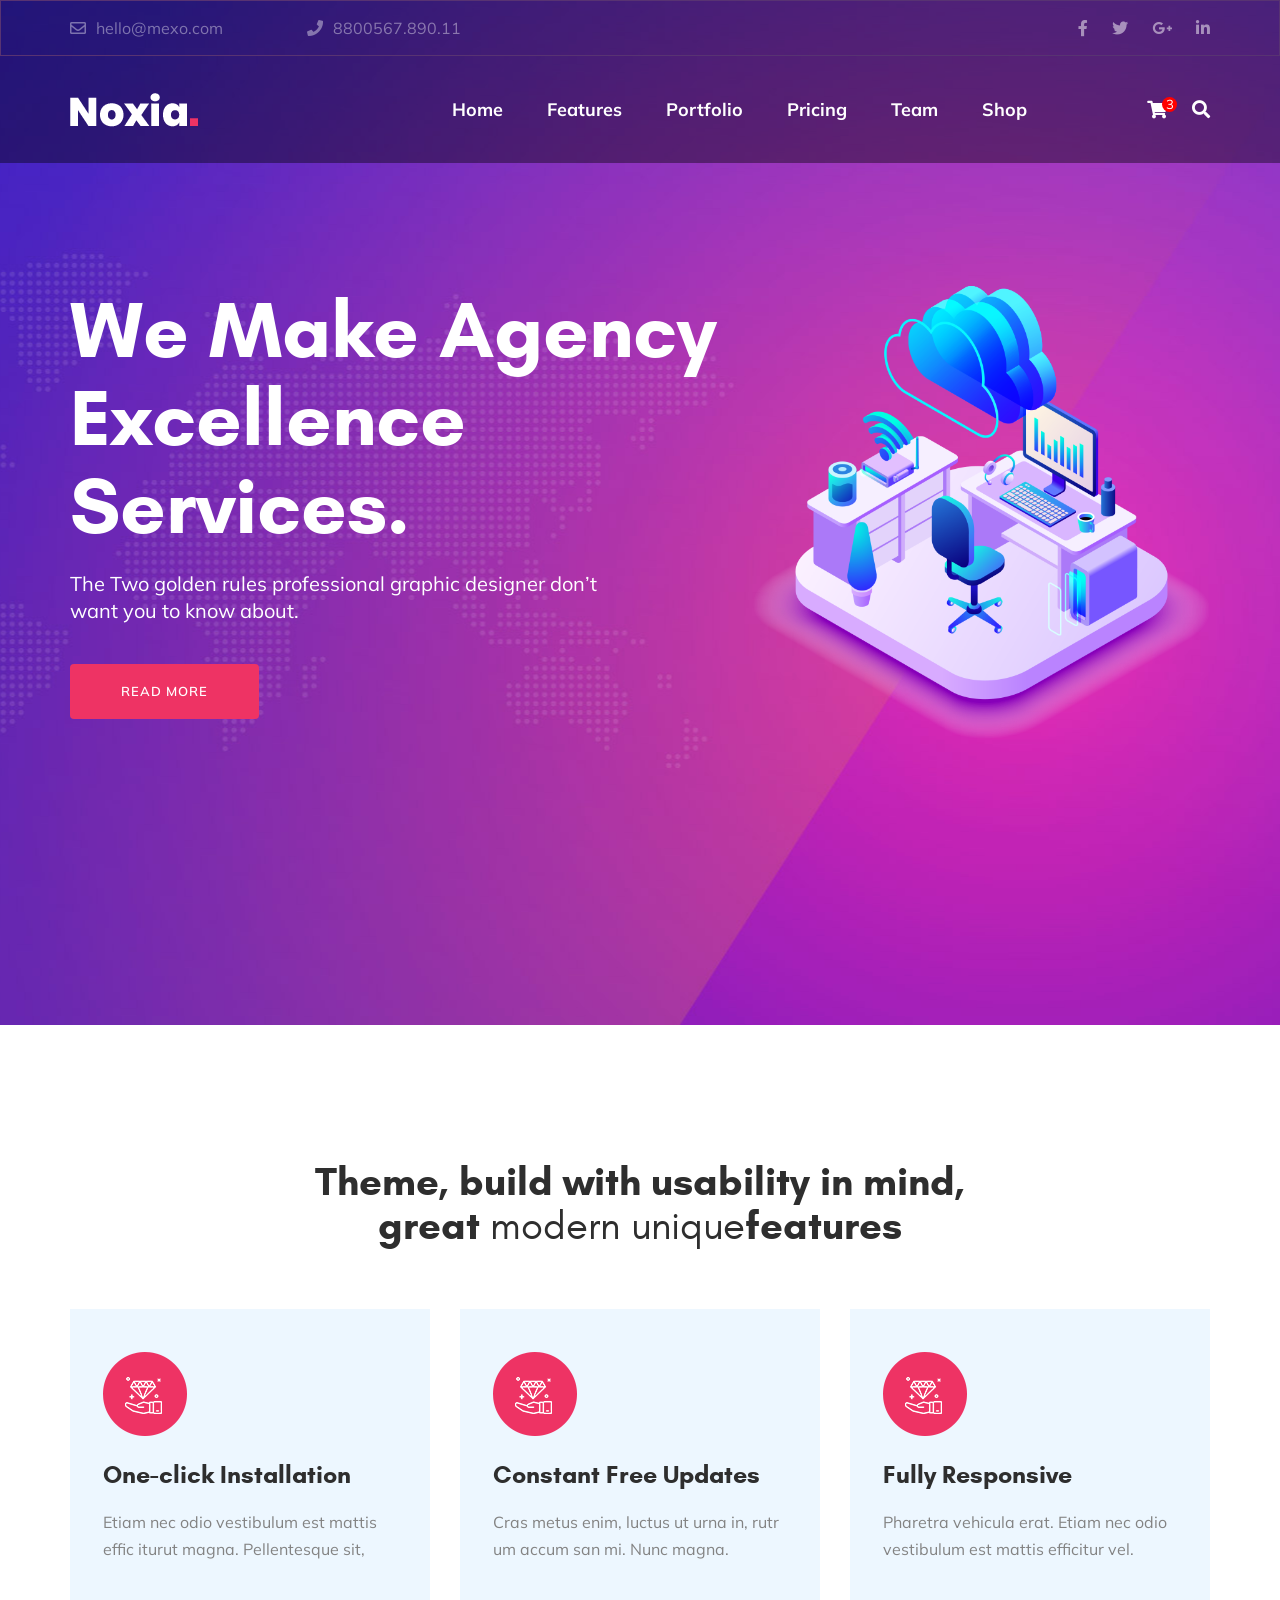
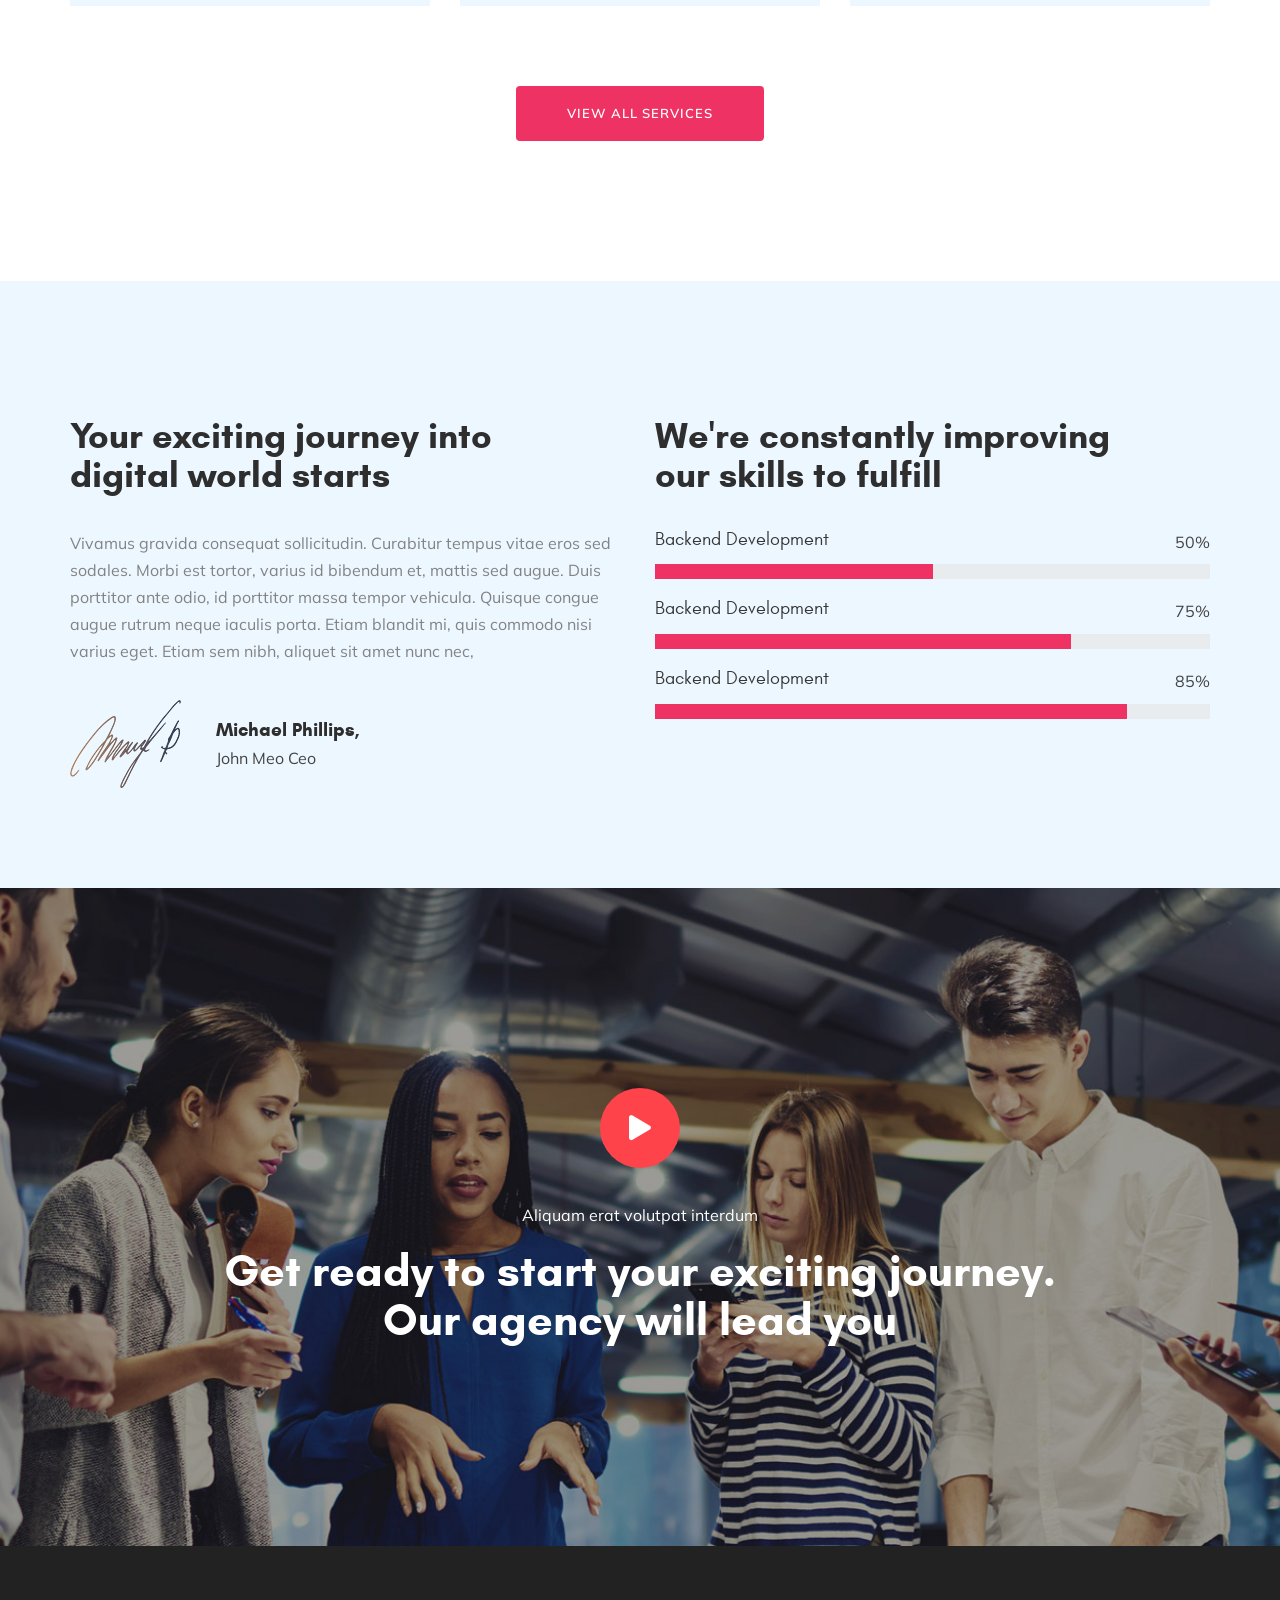
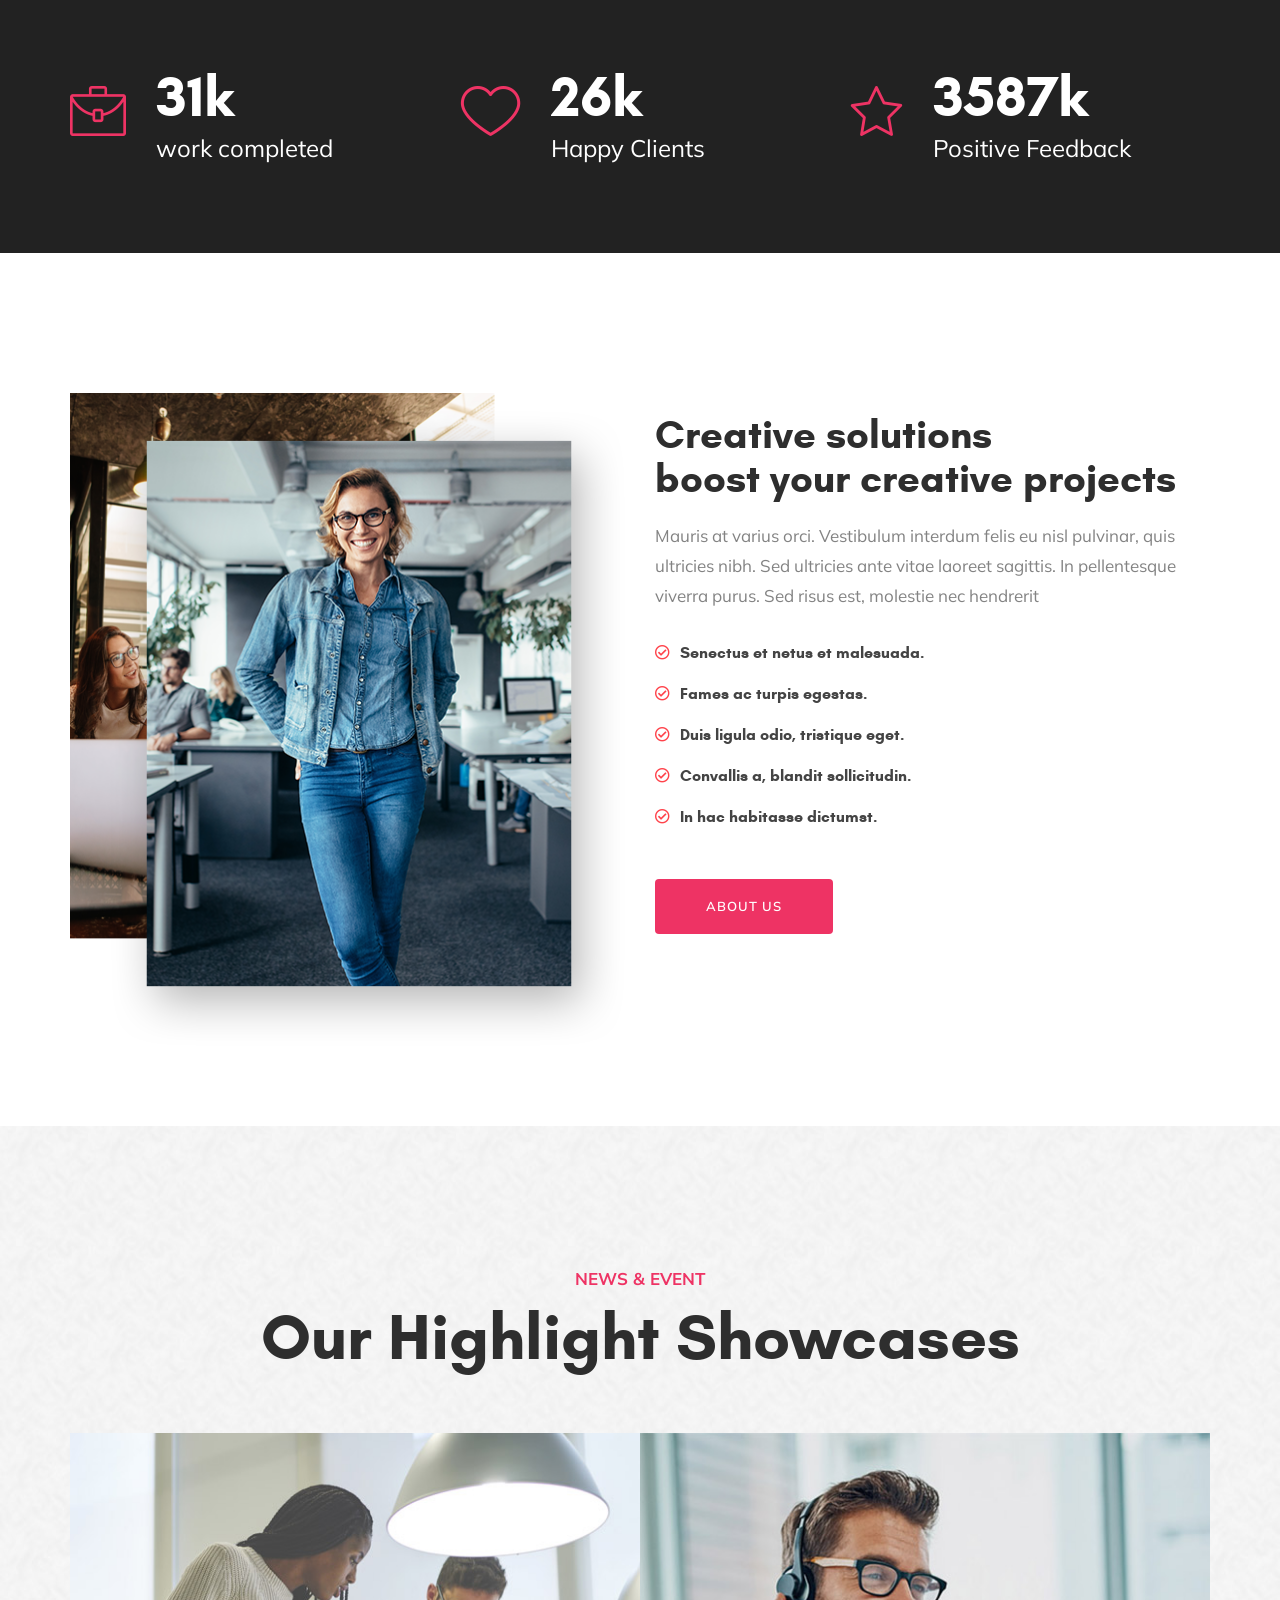
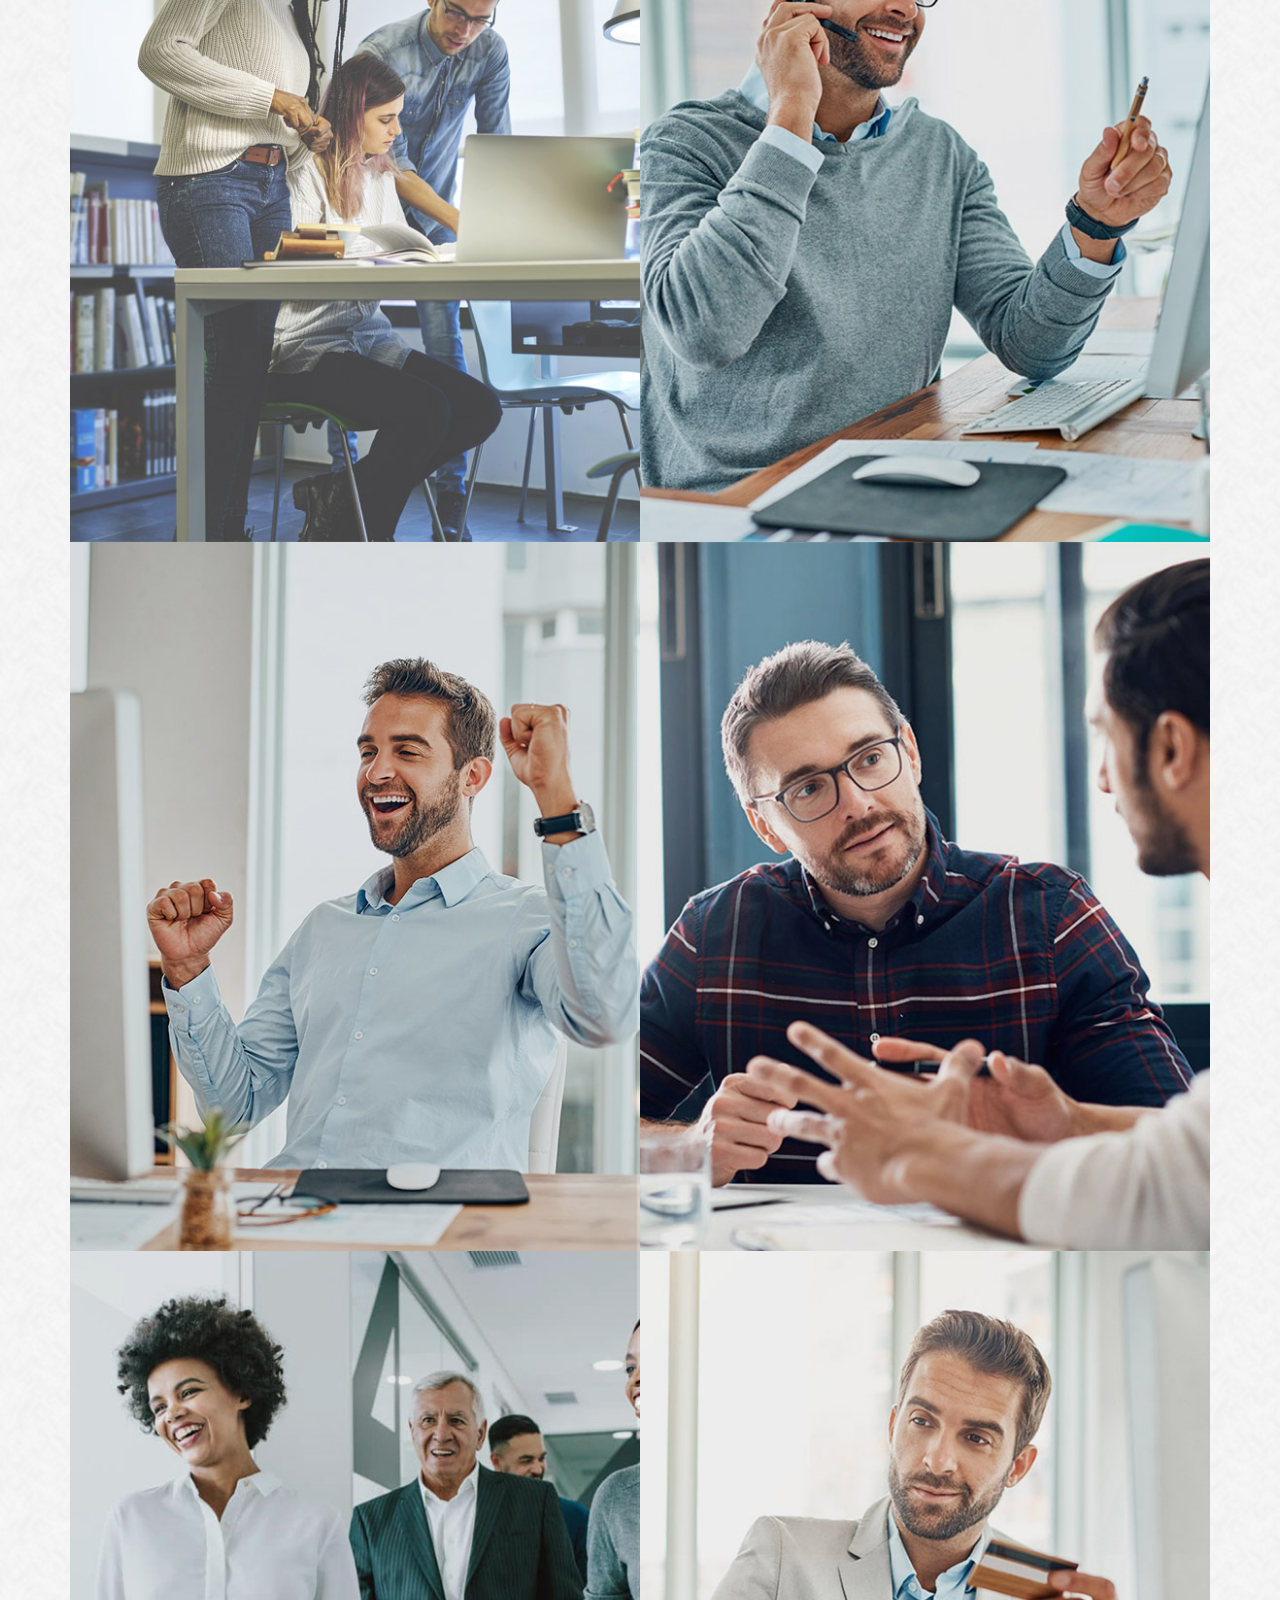
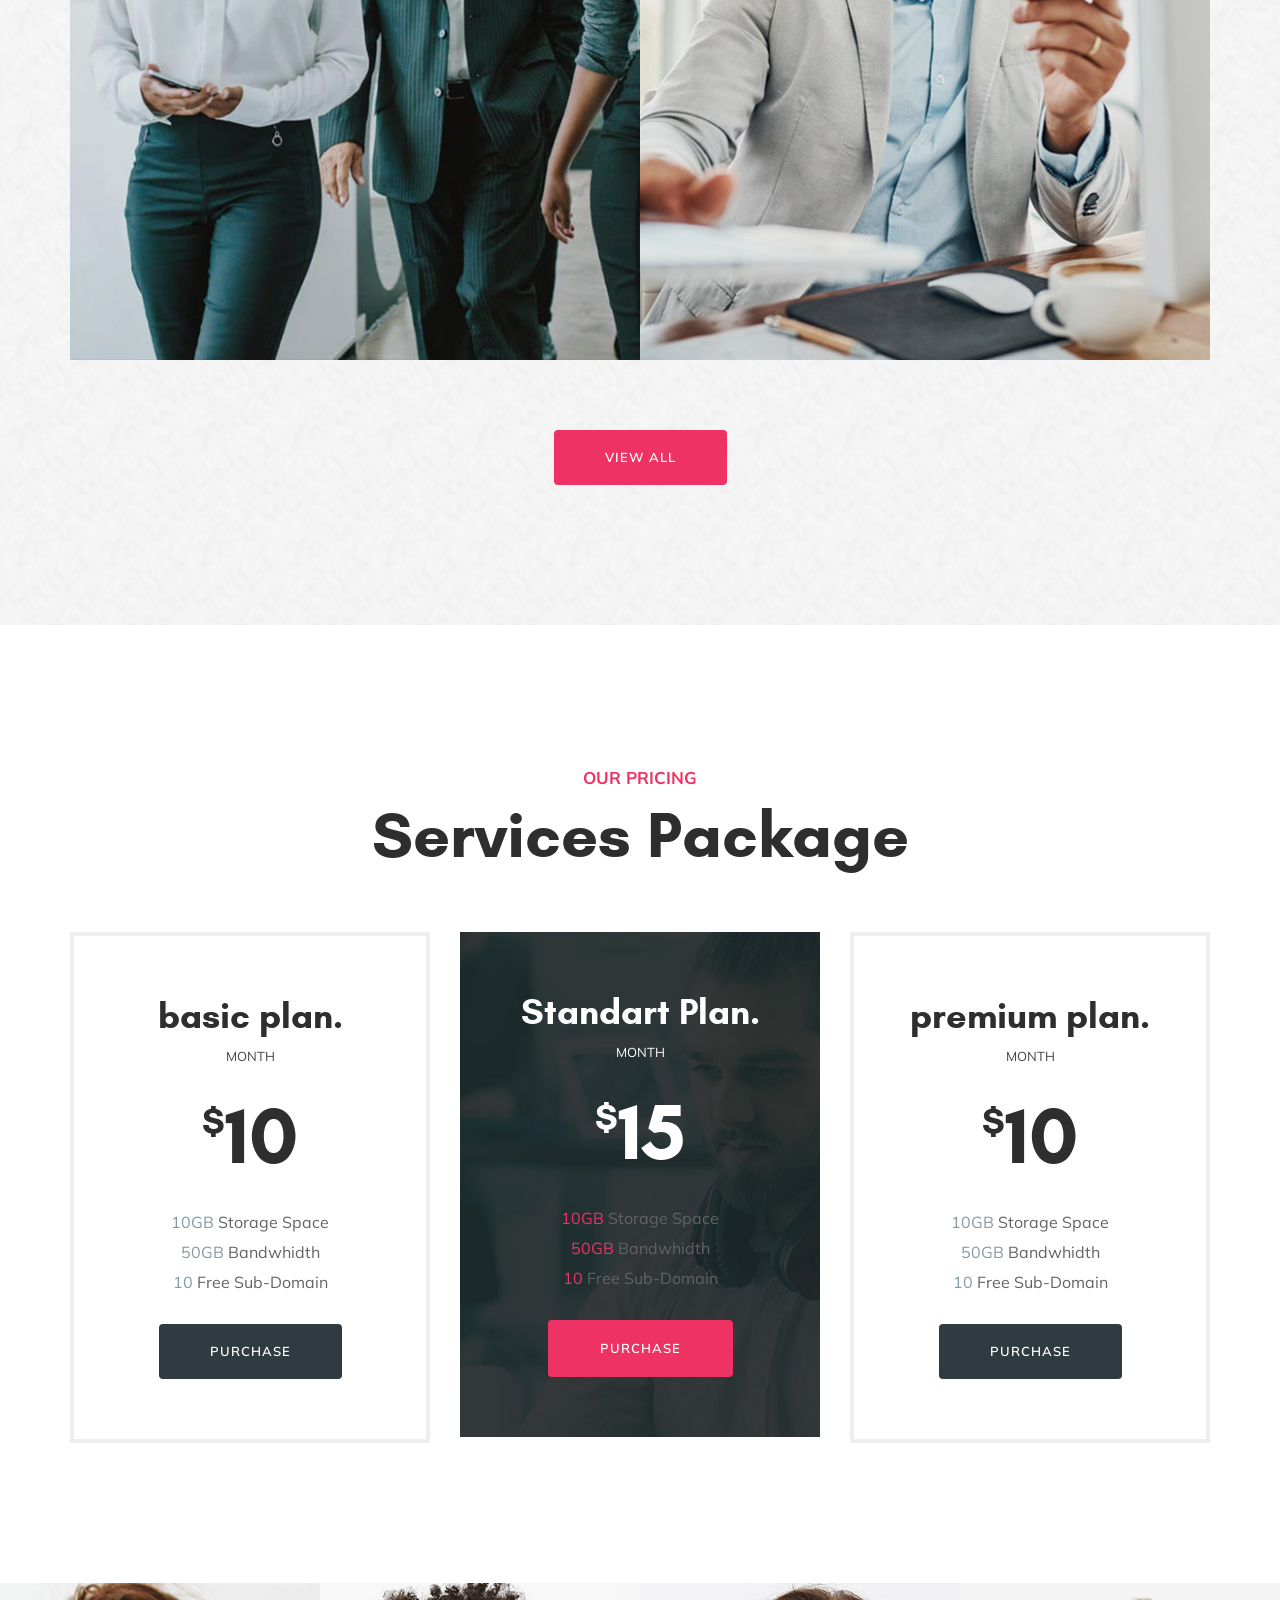
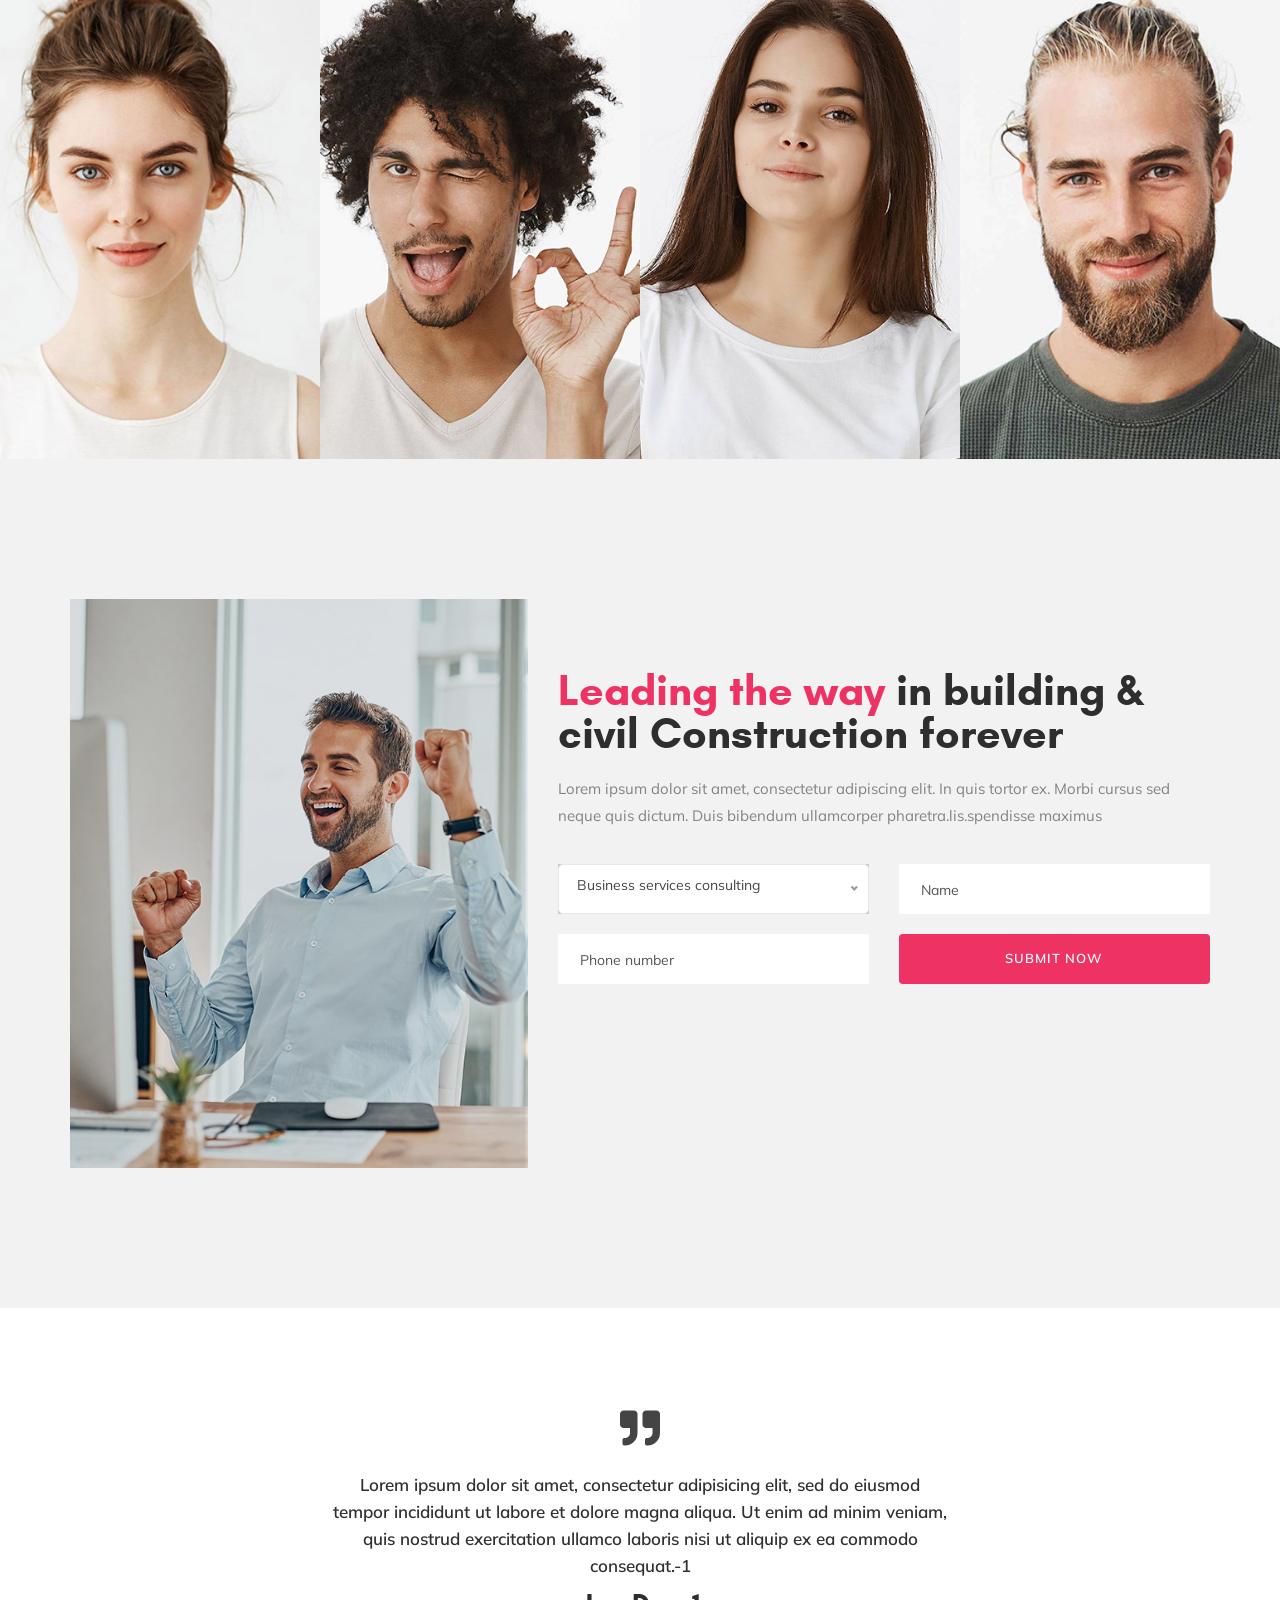
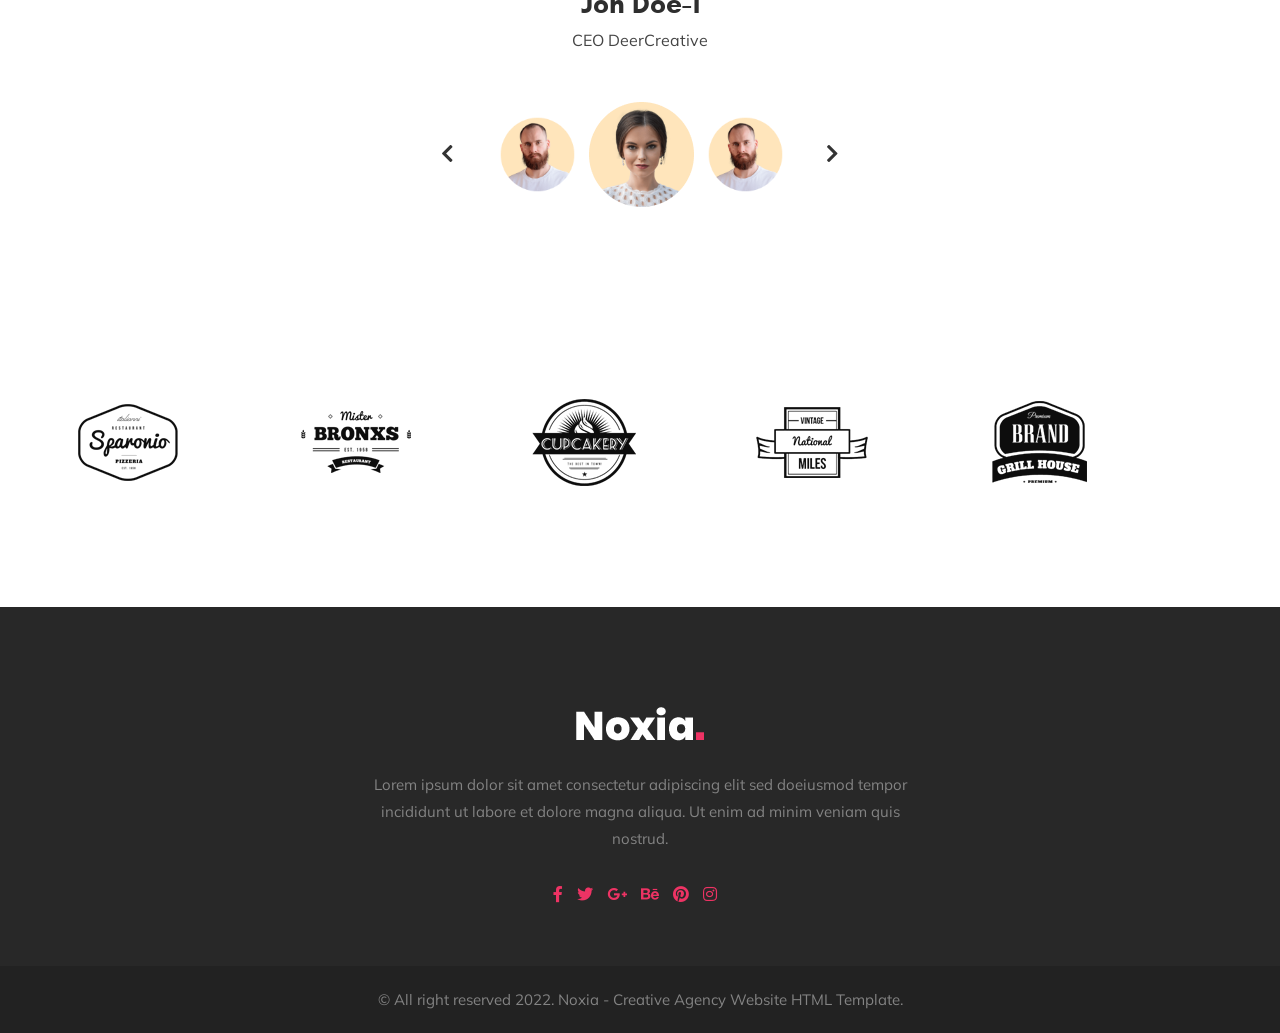
<file: index.html>
<!DOCTYPE html>
<html lang="en">
<head>
    <meta charset="UTF-8">
    <meta http-equiv="X-UA-Compatible" content="IE=edge">
    <title>Noxia - Creative Multipurpose Business HTML Template </title>
    <meta name="viewport" content="width=device-width, initial-scale=1.0">
    <!-- Place favicon.ico in the root directory -->
   <link rel="shortcut icon" type="image/x-icon" href="images/favicon.png">

      <!-- CSS here -->
    <link rel="stylesheet" href="css/bootstrap.min.css">
    <link rel="stylesheet" href="css/all.min.css">
    <link rel="stylesheet" href="css/magnific-popup.css">
    <link rel="stylesheet" href="css/slick.css">
    <link rel="stylesheet" href="css/default.css">
    <link rel="stylesheet" href="css/meanmenu.css">
    <link rel="stylesheet" href="css/nice-select.css">
    <link rel="stylesheet" href="css/animate.css">
    <link rel="stylesheet" href="css/style.css">
    <link rel="stylesheet" href="css/responsive.css">
</head>
<body>
    
<!-- heade-area-start -->
<header class="transparent-header">
    <div class="header-top-bar">
        <div class="container">
            <div class="row">
                <div class="col-xl-6 col-md-8 col-12">
                    <div class="header-cta d-none d-md-block">
                        <span><i class="far fa-envelope"></i>hello@mexo.com</span>
                        <span><i class="fa fa-phone"></i>8800567.890.11</span>
                    </div>
                </div>
                <div class="col-xl-6 col-md-4 col-12">
                    <div class="header-social text-right d-none d-md-block">
                        <a href="#"><i class="fab fa-facebook-f"></i></a>
                        <a href="#"><i class="fab fa-twitter"></i></a>
                        <a href="#"><i class="fab fa-google-plus-g"></i></a>
                        <a href="#"><i class="fab fa-linkedin-in"></i></a>
                    </div>
                </div>
            </div>
        </div>
    </div>
    <div class="menu-area">
        <div class="container">
            <div class="row">
                <div class="col-lg-3 col-md-3 d-flex align-items-center">
                    <div class="logo">
                        <a href="index.html"><img src="images/logo/logo.png" alt=""></a>
                    </div>
                </div>
                <div class="col-lg-9 col-md-9">
                    <div class="header-right f-right">
                        <a class="shopping-cart" href="#"><i class="fas fa-shopping-cart"></i> <span class="cart-count">3</span></a>
                        <a href="#"><i class="fas fa-search"></i></a>
                    </div>
                    <div class="main-menu f-right">
                        <nav id="mobile-menu-active">
                            <ul>
                                <li><a href="#">home</a></li>
                                <li><a href="#">features</a></li>
                                <li><a href="#">portfolio</a></li>
                                <li><a href="#">pricing</a></li>
                                <li><a href="#">team</a></li>
                                <li><a href="#">shop</a></li>
                            </ul>
                        </nav>
                    </div>
                    <div class="mobible-menu"></div>
                </div>
            </div>
        </div>
    </div>
</header>
<!-- heade-area-end -->
<!-- slider-area-start -->
<div class="slider-area">
    <div class="slider-active">
        <div class="single-slider slider-height d-flex align-items-center" style="background-image:url(images/slider/slider-1.jpg)">
            <div class="container">
                <div class="row">
                    <div class="col-lg-7">
                        <div class="slide-text">
                            <h2 data-animation="fadeInUp" data-delay=".3s">We Make Agency Excellence Services.</h2>
                            <p  data-animation="fadeInUp" data-delay=".5s">The Two golden rules professional graphic designer don’t want you to know about.</p>
                            <a data-animation="fadeInUp" data-delay=".7s" class="btn" href="#">Read More</a>
                        </div>
                    </div>
                    <div class="col-lg-5">
                        <div class="slider-thumb" data-animation="fadeInRight" data-delay=".9s">
                            <img src="images/slider/slider-vector.png" alt="">
                        </div>
                    </div>
                </div>
            </div>
        </div>
        <div class="single-slider slider-height d-flex align-items-center" style="background-image:url(images/slider/slider-1.jpg)">
            <div class="container">
                <div class="row">
                    <div class="col-lg-7">
                        <div class="slide-text">
                            <h2 data-animation="fadeInUp" data-delay=".3s">We Make Agency Excellence Services.</h2>
                            <p  data-animation="fadeInUp" data-delay=".5s">The Two golden rules professional graphic designer don’t want you to know about.</p>
                            <a data-animation="fadeInUp" data-delay=".7s" class="btn" href="#">Read More</a>
                        </div>
                    </div>
                    <div class="col-lg-5">
                        <div class="slider-thumb" data-animation="fadeInRight" data-delay=".9s">
                            <img src="images/slider/slider-vector.png" alt="">
                        </div>
                    </div>
                </div>
            </div>
        </div>
        <div class="single-slider slider-height d-flex align-items-center" style="background-image:url(images/slider/slider-1.jpg)">
            <div class="container">
                <div class="row">
                    <div class="col-lg-7">
                        <div class="slide-text">
                            <h2 data-animation="fadeInUp" data-delay=".3s">We Make Agency Excellence Services.</h2>
                            <p  data-animation="fadeInUp" data-delay=".5s">The Two golden rules professional graphic designer don’t want you to know about.</p>
                            <a data-animation="fadeInUp" data-delay=".7s" class="btn" href="#">Read More</a>
                        </div>
                    </div>
                    <div class="col-lg-5">
                        <div class="slider-thumb" data-animation="fadeInRight" data-delay=".9s">
                            <img src="images/slider/slider-vector.png" alt="">
                        </div>
                    </div>
                </div>
            </div>
        </div>
    </div>
</div>
<!-- slider-area-end -->
<!-- features-area-start -->
<div class="features-area pt-135 pb-140">
    <div class="container">
        <div class="row">
            <div class="col-lg-10 offset-lg-1">
                <div class="features-title text-center mb-60">
                    <h2>Theme, build with usability in mind, <br> great <span>modern unique</span>features</h2>
                </div>
            </div>
        </div>
        <div class="row">
            <div class="col-lg-4 col-md-6">
                <div class="single-features mb-30">
                    <div class="features-icon">
                        <img src="images/icon/features-1.png" alt="">
                    </div>
                    <div class="features-text">
                        <h3>One-click Installation</h3>
                        <p>Etiam nec odio vestibulum est mattis effic iturut magna. Pellentesque sit,</p>
                    </div>
                </div>
            </div>
            <div class="col-lg-4 col-md-6">
                <div class="single-features mb-30">
                    <div class="features-icon">
                        <img src="images/icon/features-1.png" alt="">
                    </div>
                    <div class="features-text">
                        <h3>Constant Free Updates</h3>
                        <p>Cras metus enim, luctus ut urna in, rutr um accum san mi. Nunc magna.</p>
                    </div>
                </div>
            </div>
            <div class="col-lg-4 col-md-6 mb-30">
                <div class="single-features">
                    <div class="features-icon">
                        <img src="images/icon/features-1.png" alt="">
                    </div>
                    <div class="features-text">
                        <h3>Fully Responsive</h3>
                        <p>Pharetra vehicula erat. Etiam nec odio vestibulum est mattis efficitur vel.</p>
                    </div>
                </div>
            </div>
        </div>
        <div class="row">
            <div class="col-12">
                <div class="section-btn text-center mt-50">
                    <a class="btn" href="#">View all services</a>
                </div>
            </div>
        </div>
    </div>
</div>
<!-- features-area-end -->
<!-- skill-area-start -->
<div class="skill-area gray-bg pt-135 pb-100">
    <div class="container">
        <div class="row">
            <div class="col-lg-6">
                <div class="ceo-text mb-40">
                    <h2 class="skill-col-title mb-35">Your exciting journey into digital world starts</h2>
                    <p>Vivamus gravida consequat sollicitudin. Curabitur tempus vitae eros sed sodales. Morbi est tortor, varius id bibendum et, mattis sed augue. Duis porttitor ante odio, id porttitor massa tempor vehicula. Quisque congue augue rutrum neque iaculis porta. Etiam blandit mi, quis commodo nisi varius eget. Etiam sem nibh, aliquet sit amet nunc nec,</p>
                    <div class="ceo-sign">
                        <img src="images/icon/sing.png" alt="">
                         <div class="ceo-name">
                            <h4>Michael Phillips,</h4>
                            <span>John Meo Ceo</span>
                         </div>
                    </div>
                </div>
            </div>
            <div class="col-lg-6">
                <div class="ceo-text mb-40">
                    <h2 class="skill-col-title mb-35">We're constantly improving our skills to fulfill</h2>
                    <div class="skill-wrapper">
                        <div class="skill-title">
                            <h5>Backend Development</h5>
                            <span>50%</span>
                        </div>
                        <div class="progress">
                            <div class="progress-bar wow slideInLeft" data-wow-duration="1s" data-wow-delay="0.1s" role="progressbar" style="width: 50%;" aria-valuenow="25" aria-valuemin="0" aria-valuemax="100">
                           </div>
                       </div>
                       <div class="skill-title">
                            <h5>Backend Development</h5>
                            <span>75%</span>
                        </div>
                        <div class="progress">
                            <div class="progress-bar wow slideInLeft"  data-wow-duration="1s" data-wow-delay="0.2s" role="progressbar" style="width: 75%;" aria-valuenow="25" aria-valuemin="0" aria-valuemax="100">
                            </div>
                        </div>
                        <div class="skill-title">
                            <h5>Backend Development</h5>
                            <span>85%</span>
                        </div>
                        <div class="progress">
                             <div class="progress-bar wow slideInLeft" data-wow-duration="1s" data-wow-delay="0.3s" role="progressbar" style="width: 85%;" aria-valuenow="25" aria-valuemin="0" aria-valuemax="100">
                            </div>
                        </div>
                    </div>
                </div>
            </div>
        </div>
    </div>
</div>
<!-- skill-area-end -->
<!-- video-area-start -->
<div class="video-area pt-200 pb-200" style="background-image:url(images/bg/video.jpg)">
    <div class="container">
        <div class="row">
            <div class="col-lg-10 offset-lg-1">
                <div class="video-wrapper text-center">
                    <a href="https://www.youtube.com/watch?v=_aW3c-bISb0&t=2185s" class="popup-video"><i class="fa fa-play"></i></a>
                    <span>Aliquam erat volutpat interdum</span>
                    <h2>Get ready to start your exciting journey. Our agency will lead you</h2>
                </div>
            </div>
        </div>
    </div>
</div>
<!-- video-area-end -->
<!-- fact-area-start -->
<div class="fact-area pt-120 pb-90 black-bg">
    <div class="container">
        <div class="row">
            <div class="col-lg-4 col-md-4">
                <div class="single-face">
                    <div class="fact-icon f-left">
                        <img src="images/icon/fact-1.png" alt="">
                    </div>
                    <div class="fact-text fix">
                        <h2><span class="counter">45</span>k</h2>
                        <span class="status-fact">work completed</span>
                    </div>
                </div>
            </div>
            <div class="col-lg-4 col-md-4">
                <div class="single-face">
                    <div class="fact-icon f-left">
                        <img src="images/icon/fact.png" alt="">
                    </div>
                    <div class="fact-text fix">
                        <h2><span class="counter">38</span>k</h2>
                        <span class="status-fact">Happy Clients</span>
                    </div>
                </div>
            </div>
            <div class="col-lg-4 col-md-4">
                <div class="single-face">
                    <div class="fact-icon f-left">
                        <img src="images/icon/fact1.png" alt="">
                    </div>
                    <div class="fact-text fix">
                        <h2><span class="counter">5162</span>k</h2>
                        <span class="status-fact">Positive Feedback</span>
                    </div>
                </div>
            </div>
        </div>
    </div>
</div>
<!-- fact-area-end -->
<!-- solution-area-start -->
<div class="solution-area pt-140 pb-80">
    <div class="container">
        <div class="row">
            <div class="col-lg-6">
                <div class="solution-img">
                    <img src="images/bg/boost.png" alt="">
                </div>
            </div>
            <div class="col-lg-6">
                <div class="solution-text pt-20">
                    <h2>Creative solutions <br> boost your creative projects</h2>
                    <p>Mauris at varius orci. Vestibulum interdum felis eu nisl pulvinar, quis ultricies nibh. Sed ultricies ante vitae laoreet sagittis. In pellentesque viverra purus. Sed risus est, molestie nec hendrerit </p>
                    <ul>
                        <li><i class="far fa-check-circle"></i>Senectus et netus et malesuada.</li>
                        <li><i class="far fa-check-circle"></i>Fames ac turpis egestas. </li>
                        <li><i class="far fa-check-circle"></i>Duis ligula odio, tristique eget.</li>
                        <li><i class="far fa-check-circle"></i>Convallis a, blandit sollicitudin. </li>
                        <li><i class="far fa-check-circle"></i>In hac habitasse dictumst.</li>
                    </ul>
                    <a href="#" class="btn">About Us</a>
                </div>
            </div>
        </div>
    </div>
</div>
<!-- solution-area-end -->
<!-- event-area-start -->
<div class="event-area pt-140 pb-140" style="background-image:url(images/bg/event.jpg)">
    <div class="container">
        <div class="row">
            <div class="col-lg-12">
                <div class="section-title text-center mb-60">
                    <span>News &amp; event</span>
                    <h2>Our Highlight Showcases</h2>
                </div>
            </div>
        </div>
        <div class="row no-gutters">
            <div class="col-lg-6">
                <div class="event-wrapper text-center">
                    <div class="event-img">
                        <img src="images/bg/event-1.jpg" alt="">
                    </div>
                    <div class="event-text">
                        <h2>through a 
                            glass darkly.</h2>
                        <span>Business Development</span>
                        <p>Beast, together lights air you're 
                            which moved fill had dominion.</p>
                        <a href="#"><i class="fas fa-arrow-right"></i></a>
                    </div>
                </div>
            </div>
            <div class="col-lg-6">
                <div class="event-wrapper text-center">
                    <div class="event-img">
                        <img src="images/bg/event-2.jpg" alt="">
                    </div>
                    <div class="event-text">
                        <h2>through a 
                            glass darkly.</h2>
                        <span>Business Development</span>
                        <p>Beast, together lights air you're 
                            which moved fill had dominion.</p>
                        <a href="#"><i class="fas fa-arrow-right"></i></a>
                    </div>
                </div>
            </div>
            <div class="col-lg-6">
                <div class="event-wrapper text-center">
                    <div class="event-img">
                        <img src="images/bg/event-3.jpg" alt="">
                    </div>
                    <div class="event-text">
                        <h2>through a 
                            glass darkly.</h2>
                        <span>Business Development</span>
                        <p>Beast, together lights air you're 
                            which moved fill had dominion.</p>
                        <a href="#"><i class="fas fa-arrow-right"></i></a>
                    </div>
                </div>
            </div>
            <div class="col-lg-6">
                <div class="event-wrapper text-center">
                    <div class="event-img">
                        <img src="images/bg/event-4.jpg" alt="">
                    </div>
                    <div class="event-text">
                        <h2>through a 
                            glass darkly.</h2>
                        <span>Business Development</span>
                        <p>Beast, together lights air you're 
                            which moved fill had dominion.</p>
                        <a href="#"><i class="fas fa-arrow-right"></i></a>
                    </div>
                </div>
            </div>
            <div class="col-lg-6">
                <div class="event-wrapper text-center">
                    <div class="event-img">
                        <img src="images/bg/event-5.jpg" alt="">
                    </div>
                    <div class="event-text">
                        <h2>through a 
                            glass darkly.</h2>
                        <span>Business Development</span>
                        <p>Beast, together lights air you're 
                            which moved fill had dominion.</p>
                        <a href="#"><i class="fas fa-arrow-right"></i></a>
                    </div>
                </div>
            </div>
            <div class="col-lg-6">
                <div class="event-wrapper text-center">
                    <div class="event-img">
                        <img src="images/bg/event-6.jpg" alt="">
                    </div>
                    <div class="event-text">
                        <h2>through a 
                            glass darkly.</h2>
                        <span>Business Development</span>
                        <p>Beast, together lights air you're 
                            which moved fill had dominion.</p>
                        <a href="#"><i class="fas fa-arrow-right"></i></a>
                    </div>
                </div>
            </div>
        </div>
        <div class="row">
            <div class="col-12">
                <div class="event-btn mt-70 text-center">
                    <a class="btn" href="#">View All</a>
                </div>
            </div>
        </div>
    </div>
</div>
<!-- event-area-end -->
<!-- pricing-area-start -->
<div id="pricing" class="pricing-area pt-140 pb-110">
    <div class="container">
        <div class="row">
            <div class="col-12">
                <div class="section-title text-center mb-60">
                    <span>Our pricing</span>
                    <h2>Services Package</h2>
                </div>
            </div>
        </div>
        <div class="row">
            <div class="col-lg-4 col-md-6">
                <div class="price-box text-center mb-30">
                    <div class="price-header">
                        <h3>basic plan.</h3>
                        <span>month</span>
                    </div>
                    <div class="price-count">
                        <h2><span>$</span>10</h2>
                    </div>
                    <div class="price-content">
                        <ul>
                            <li><span>10GB</span> Storage Space</li>
                            <li><span>50GB </span> Bandwhidth</li>
                            <li><span>10</span> Free Sub-Domain</li>
                         </ul>
                    </div>
                    <div class="price-btn">
                        <a class="btn btn-black" href="#">purchase</a>
                    </div>
                </div>
            </div>
            <div class="col-lg-4 col-md-6">
                <div class="price-box price-active text-center mb-30" style="background-image: url(images/bg/pricing-bg.jpg)">
                    <div class="price-header">
                        <h3>Standart Plan.</h3>
                        <span>month</span>
                    </div>
                    <div class="price-count">
                        <h2><span>$</span>15</h2>
                    </div>
                    <div class="price-content">
                        <ul>
                            <li><span>10GB</span> Storage Space</li>
                            <li><span>50GB </span> Bandwhidth</li>
                            <li><span>10</span> Free Sub-Domain</li>
                         </ul>
                    </div>
                    <div class="price-btn">
                        <a class="btn btn-black" href="#">purchase</a>
                    </div>
                </div>
            </div>
            <div class="col-lg-4 col-md-6">
                <div class="price-box text-center mb-30">
                    <div class="price-header">
                        <h3>premium plan.</h3>
                        <span>month</span>
                    </div>
                    <div class="price-count">
                        <h2><span>$</span>10</h2>
                    </div>
                    <div class="price-content">
                        <ul>
                            <li><span>10GB</span> Storage Space</li>
                            <li><span>50GB </span> Bandwhidth</li>
                            <li><span>10</span> Free Sub-Domain</li>
                         </ul>
                    </div>
                    <div class="price-btn">
                        <a class="btn btn-black" href="#">purchase</a>
                    </div>
                </div>
            </div>
        </div>
    </div>
</div>
<!-- pricing-area-end -->
<!-- team-area-start -->
<div class="team-area">
    <div class="single-team">
        <img src="images/bg/team-1.jpg" alt="">
        <div class="team-text text-center">
            <h3> Eloise White</h3>
            <span>React</span>
            <div class="team-social">
                <ul>
                    <li><a href="#"><i class="fab fa-facebook-f"></i></a></li>
                    <li>  <a href="#"><i class="fab fa-twitter"></i></a></li>
                    <li><a href="#"><i class="fab fa-linkedin-in"></i></a></li>
                    <li> <a href="#"><i class="fab fa-instagram"></i></a></li>
                </ul>
            </div>
        </div>
    </div>
    <div class="single-team">
        <img src="images/bg/team-2.jpg" alt="">
        <div class="team-text text-center">
            <h3>Ginger Lee</h3>
            <span>Developer</span>
            <div class="team-social">
                <ul>
                    <li><a href="#"><i class="fab fa-facebook-f"></i></a></li>
                    <li>  <a href="#"><i class="fab fa-twitter"></i></a></li>
                    <li><a href="#"><i class="fab fa-linkedin-in"></i></a></li>
                    <li> <a href="#"><i class="fab fa-instagram"></i></a></li>
                </ul>
            </div>
        </div>
    </div>
    <div class="single-team">
        <img src="images/bg/team-3.jpg" alt="">
        <div class="team-text text-center">
            <h3> Cora Rose</h3>
            <span>designer</span>
            <div class="team-social">
                <ul>
                    <li><a href="#"><i class="fab fa-facebook-f"></i></a></li>
                    <li>  <a href="#"><i class="fab fa-twitter"></i></a></li>
                    <li><a href="#"><i class="fab fa-linkedin-in"></i></a></li>
                    <li> <a href="#"><i class="fab fa-instagram"></i></a></li>
                </ul>
            </div>
        </div>
    </div>
    <div class="single-team">
        <img src="images/bg/team-5.jpg" alt="">
        <div class="team-text text-center">
            <h3>Mohiuddin</h3>
            <span>Web Developer</span>
            <div class="team-social">
                <ul>
                    <li><a href="#"><i class="fab fa-facebook-f"></i></a></li>
                    <li>  <a href="#"><i class="fab fa-twitter"></i></a></li>
                    <li><a href="#"><i class="fab fa-linkedin-in"></i></a></li>
                    <li> <a href="#"><i class="fab fa-instagram"></i></a></li>
                </ul>
            </div>
        </div>
    </div>
    <div class="clr"></div>
</div>
<!-- team-area-end -->
<!-- quote-area-area -->
<div class="quote-area pt-140 pb-140 quote-bg">
    <div class="container">
        <div class="row">
            <div class="col-lg-5">
                <div class="quote-img">
                    <img src="images/bg/event-3.jpg" alt="">
                </div>
            </div>
            <div class="col-lg-7">
                <div class="quoteform mt-70">
                    <h2><span>Leading the way</span> in building &amp; civil Construction forever </h2>
                    <p>Lorem ipsum dolor sit amet, consectetur adipiscing elit. In quis tortor ex. Morbi cursus sed neque quis dictum. Duis bibendum ullamcorper pharetra.lis.spendisse maximus </p>
                    <form action="#">
                        <div class="row">
                            <div class="col-lg-6 mb-20">
                                <div class="quote-select">
                                    <select name="quote">
                                        <option value="1">Business services consulting</option>
                                        <option value="1">Business services consulting</option>
                                        <option value="1">Business services consulting</option>
                                        <option value="1">Business services consulting</option>
                                        <option value="1">Business services consulting</option>
                                    </select><div class="nice-select" tabindex="0"><span class="current">Business services consulting</span><ul class="list"><li data-value="1" class="option selected focus">Business services consulting</li><li data-value="1" class="option">Business services consulting</li><li data-value="1" class="option">Business services consulting</li><li data-value="1" class="option">Business services consulting</li><li data-value="1" class="option">Business services consulting</li></ul></div>
                                </div>
                            </div>
                            <div class="col-lg-6 mb-20">
                                <input type="text" placeholder="Name">
                            </div>
                            <div class="col-lg-6 mb-20">
                                <input type="text" placeholder="Phone number">
                            </div>
                            <div class="col-lg-6 mb-20">
                                <button class="btn">Submit Now</button>
                            </div>
                        </div>
                    </form>
                </div>
            </div>
        </div>
    </div>
    </div>
    <!-- quote-area-end -->  
    
    <!-- testimonial-area-start -->
    <div class="testimonial-area pt-100 pb-100">
        <div class="container">
            <div class="row">
                <div class="col-xl-8 offset-xl-2">
                    <div class="testimonial-item-active">
                        <div class="testimonial-item text-center">
                            <i class="fas fa-quote-right"></i>
                            <p>Lorem ipsum dolor sit amet, consectetur adipisicing elit, sed do eiusmod tempor incididunt ut labore et dolore magna aliqua.
                            Ut enim ad minim veniam, quis nostrud exercitation ullamco laboris nisi ut aliquip ex ea commodo consequat.-1</p>
                            <div class="designation">
                                <h3>Jon Doe-1</h3>
                                <span>CEO DeerCreative</span>
                            </div>
                        </div>
                        <div class="testimonial-item text-center">
                            <i class="fas fa-quote-right"></i>
                            <p>Lorem ipsum dolor sit amet, consectetur adipisicing elit, sed do eiusmod tempor incididunt ut labore et dolore magna aliqua.
                            Ut enim ad minim veniam, quis nostrud exercitation ullamco laboris nisi ut aliquip ex ea commodo consequat.-2</p>
                            <div class="designation">
                                <h3>Jon Doe-2</h3>
                                <span>CEO DeerCreative</span>
                            </div>
                        </div>
                        <div class="testimonial-item text-center">
                            <i class="fas fa-quote-right"></i>
                            <p>Lorem ipsum dolor sit amet, consectetur adipisicing elit, sed do eiusmod tempor incididunt ut labore et dolore magna aliqua.
                            Ut enim ad minim veniam, quis nostrud exercitation ullamco laboris nisi ut aliquip ex ea commodo consequat.-3</p>
                            <div class="designation">
                                <h3>Jon Doe-3</h3>
                                <span>CEO DeerCreative</span>
                            </div>
                        </div>
                        <div class="testimonial-item text-center">
                            <i class="fas fa-quote-right"></i>
                            <p>Lorem ipsum dolor sit amet, consectetur adipisicing elit, sed do eiusmod tempor incididunt ut labore et dolore magna aliqua.
                            Ut enim ad minim veniam, quis nostrud exercitation ullamco laboris nisi ut aliquip ex ea commodo consequat.-4</p>
                            <div class="designation">
                                <h3>Jon Doe-4</h3>
                                <span>CEO DeerCreative</span>
                            </div>
                        </div>
                    </div>
                    <div class="testimonial-nav">
                        <div class="testimonial-thumb">
                            <img src="images/testimonial/author-2.png" alt="">
                        </div>
                        <div class="testimonial-thumb">
                            <img src="images/testimonial/author-3.png" alt="">
                        </div>
                        <div class="testimonial-thumb">
                            <img src="images/testimonial/author-3.png" alt="">
                        </div>
                        <div class="testimonial-thumb">
                            <img src="images/testimonial/author-3.png" alt="">
                        </div>
                    </div>
                </div>
            </div>
        </div>
    </div>
      <!-- testimonial-area-end -->
      <!-- brand-area-start -->
    <div class="brand-area pt-90 pb-120">
        <div class="container">
            <div class="brand-active brand-border">
                <div class="single-brand">
                    <a href="#"><img src="images/brand/brand1.png" alt=""></a>
                </div>
                <div class="single-brand">
                    <a href="#"><img src="images/brand/brand2.png" alt=""></a>
                </div>
                <div class="single-brand">
                    <a href="#"><img src="images/brand/brand3.png" alt=""></a>
                </div>
                <div class="single-brand">
                    <a href="#"><img src="images/brand/brand4.png" alt=""></a>
                </div>
                <div class="single-brand">
                    <a href="#"><img src="images/brand/brand6.png" alt=""></a>
                </div>
                <div class="single-brand">
                    <a href="#"><img src="images/brand/brand8.png" alt=""></a>
                </div>
            </div>
        </div>
    </div>
       <!-- brand-area-end -->
       <!-- footer-area-start -->
    <div class="footer-area pt-100 pb-60 footer-bg">
        <div class="container">
            <div class="row">
                <div class="col-lg-6 offset-lg-3">
                    <div class="footer-widget text-center">
                        <div class="footer-logo">
                            <a href="#"><img src="images/logo/logo.png" alt=""></a>
                        </div>
                        <div class="footer-text">
                            <p>Lorem ipsum dolor sit amet consectetur adipiscing elit sed doeiusmod tempor incididunt ut labore et dolore magna aliqua. Ut enim ad minim veniam quis nostrud.</p>
                        </div>
                        <div class="footer-social text-center">
                        <a href="#"><i class="fab fa-facebook-f"></i></a>
                        <a href="#"><i class="fab fa-twitter"></i></a>
                        <a href="#"><i class="fab fa-google-plus-g"></i></a>
                        <a href="#"><i class="fab fa-behance"></i></a>
                        <a href="#"><i class="fab fa-pinterest"></i></a>
                        <a href="#"><i class="fab fa-instagram"></i></a>
                        </div>
                    </div>
                </div>
            </div>
        </div>
    </div>
    <!-- footer-area-end -->
    <!-- copyright-area-start -->
    <div class="copyright-area black-bg">
        <div class="container">
            <div class="row">
                <div class="col-12">
                    <div class="copyright-text text-center">
                        <p>© All right reserved 2022. Noxia - Creative Agency Website HTML Template.</p>
                    </div>
                </div>
            </div>
        </div>
    </div>
    <!-- copyright-area-end -->








    <script src="js/jquery-1.12.4.min.js"></script>
    <script src="js/popper.min.js"></script>
    <script src="js/bootstrap.bundle.min.js"></script>
    <script src="js/waypoints.min.js"></script>
    <script src="js/jquery.counterup.min.js"></script>
    <script src="js/jquery.magnific-popup.min.js"></script>
    <script src="js/slick.min.js"></script>
    <script src="js/nice-select.js"></script>
    <script src="js/wow.js"></script>
    <script src="js/jquery.meanmenu.min.js"></script>
    <script src="js/main.js"></script>
</body>
</html>
</file>
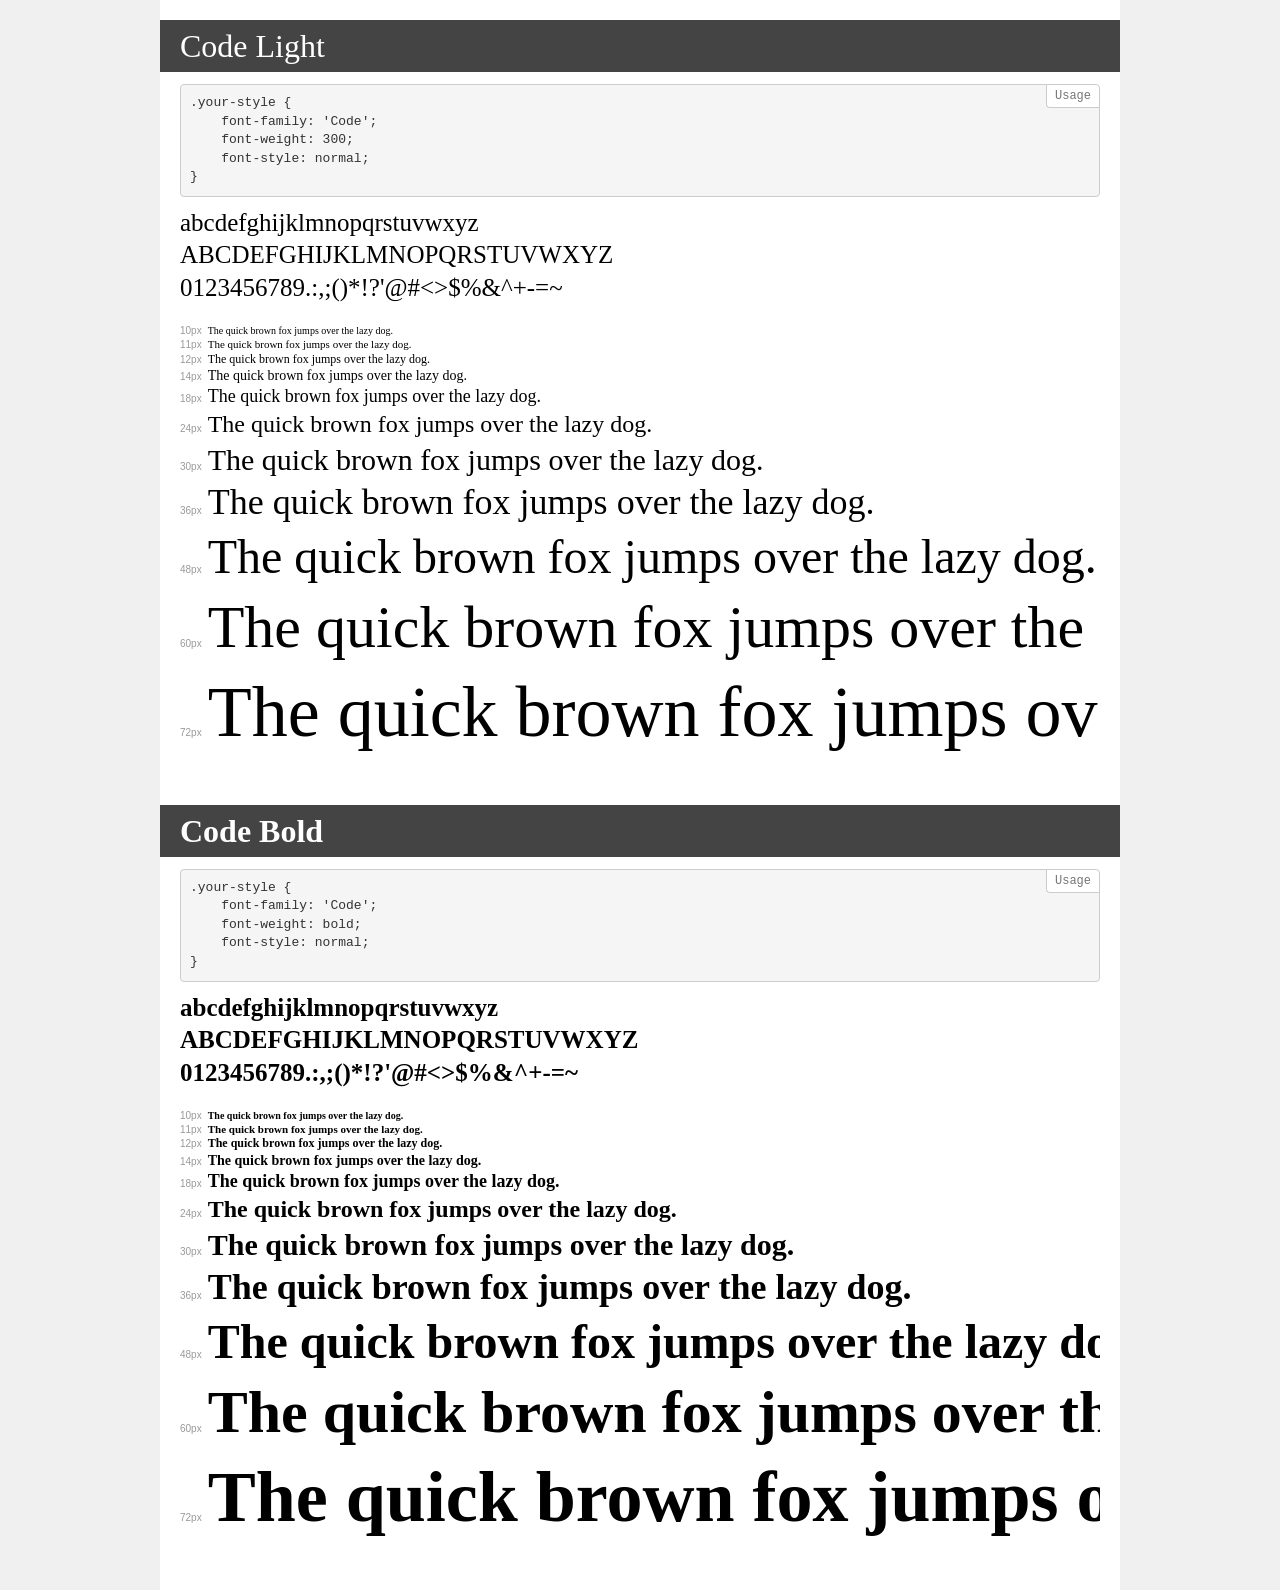
<file: fonts/demo.html>
<!DOCTYPE html>
<html lang="en">
<head>
    <meta charset="utf-8">
    <meta http-equiv="X-UA-Compatible" content="IE=edge">
    <meta name="viewport" content="width=device-width, initial-scale=1">
    <meta name="robots" content="noindex, noarchive">
    <meta name="format-detection" content="telephone=no">
    <title>Transfonter demo</title>
    <link href="stylesheet.css" rel="stylesheet">
    <style>
        /*
        http://meyerweb.com/eric/tools/css/reset/
        v2.0 | 20110126
        License: none (public domain)
        */
        html, body, div, span, applet, object, iframe,
        h1, h2, h3, h4, h5, h6, p, blockquote, pre,
        a, abbr, acronym, address, big, cite, code,
        del, dfn, em, img, ins, kbd, q, s, samp,
        small, strike, strong, sub, sup, tt, var,
        b, u, i, center,
        dl, dt, dd, ol, ul, li,
        fieldset, form, label, legend,
        table, caption, tbody, tfoot, thead, tr, th, td,
        article, aside, canvas, details, embed,
        figure, figcaption, footer, header, hgroup,
        menu, nav, output, ruby, section, summary,
        time, mark, audio, video {
            margin: 0;
            padding: 0;
            border: 0;
            font-size: 100%;
            font: inherit;
            vertical-align: baseline;
        }
        /* HTML5 display-role reset for older browsers */
        article, aside, details, figcaption, figure,
        footer, header, hgroup, menu, nav, section {
            display: block;
        }
        body {
            line-height: 1;
        }
        ol, ul {
            list-style: none;
        }
        blockquote, q {
            quotes: none;
        }
        blockquote:before, blockquote:after,
        q:before, q:after {
            content: '';
            content: none;
        }
        table {
            border-collapse: collapse;
            border-spacing: 0;
        }
        /* demo styles */
        body {
            background: #f0f0f0;
            color: #000;
        }
        .page {
            background: #fff;
            width: 920px;
            margin: 0 auto;
            padding: 20px 20px 0 20px;
            overflow: hidden;
        }
        .font-container {
            overflow-x: auto;
            overflow-y: hidden;
            margin-bottom: 40px;
            line-height: 1.3;
            white-space: nowrap;
            padding-bottom: 5px;
        }
        h1 {
            position: relative;
            background: #444;
            font-size: 32px;
            color: #fff;
            padding: 10px 20px;
            margin: 0 -20px 12px -20px;
        }
        .letters {
            font-size: 25px;
            margin-bottom: 20px;
        }
        .s10:before {
            content: '10px';
        }
        .s11:before {
            content: '11px';
        }
        .s12:before {
            content: '12px';
        }
        .s14:before {
            content: '14px';
        }
        .s18:before {
            content: '18px';
        }
        .s24:before {
            content: '24px';
        }
        .s30:before {
            content: '30px';
        }
        .s36:before {
            content: '36px';
        }
        .s48:before {
            content: '48px';
        }
        .s60:before {
            content: '60px';
        }
        .s72:before {
            content: '72px';
        }
        .s10:before, .s11:before, .s12:before, .s14:before,
        .s18:before, .s24:before, .s30:before, .s36:before,
        .s48:before, .s60:before, .s72:before {
            font-family: Arial, sans-serif;
            font-size: 10px;
            font-weight: normal;
            font-style: normal;
            color: #999;
            padding-right: 6px;
        }
        pre {
            display: block;
            position: relative;
            padding: 9px;
            margin: 0 0 10px;
            font-family: Monaco, Menlo, Consolas, "Courier New", monospace;
            font-size: 13px;
            line-height: 1.428571429;
            color: #333;
            font-weight: normal;
            font-style: normal;
            background-color: #f5f5f5;
            border: 1px solid #ccc;
            overflow-x: auto;
            border-radius: 4px;
        }
        pre:after {
            display: block;
            position: absolute;
            right: 0;
            top: 0;
            content: 'Usage';
            line-height: 1;
            padding: 5px 8px;
            font-size: 12px;
            color: #767676;
            background-color: #fff;
            border: 1px solid #ccc;
            border-right: none;
            border-top: none;
            border-radius: 0 4px 0 4px;
            z-index: 10;
        }
        /* responsive */
        @media (max-width: 959px) {
            .page {
                width: auto;
                margin: 0;
            }
        }
    </style>
</head>
<body>
<div class="page">
    <div class="demo">
        <h1 style="font-family: 'Code'; font-weight: 300; font-style: normal;">Code Light</h1>
        <pre>.your-style {
    font-family: 'Code';
    font-weight: 300;
    font-style: normal;
}</pre>
        <div class="font-container" style="font-family: 'Code'; font-weight: 300; font-style: normal;">
            <p class="letters">
                abcdefghijklmnopqrstuvwxyz<br>
ABCDEFGHIJKLMNOPQRSTUVWXYZ<br>
                0123456789.:,;()*!?'@#<>$%&^+-=~
            </p>
            <p class="s10" style="font-size: 10px;">The quick brown fox jumps over the lazy dog.</p>
            <p class="s11" style="font-size: 11px;">The quick brown fox jumps over the lazy dog.</p>
            <p class="s12" style="font-size: 12px;">The quick brown fox jumps over the lazy dog.</p>
            <p class="s14" style="font-size: 14px;">The quick brown fox jumps over the lazy dog.</p>
            <p class="s18" style="font-size: 18px;">The quick brown fox jumps over the lazy dog.</p>
            <p class="s24" style="font-size: 24px;">The quick brown fox jumps over the lazy dog.</p>
            <p class="s30" style="font-size: 30px;">The quick brown fox jumps over the lazy dog.</p>
            <p class="s36" style="font-size: 36px;">The quick brown fox jumps over the lazy dog.</p>
            <p class="s48" style="font-size: 48px;">The quick brown fox jumps over the lazy dog.</p>
            <p class="s60" style="font-size: 60px;">The quick brown fox jumps over the lazy dog.</p>
            <p class="s72" style="font-size: 72px;">The quick brown fox jumps over the lazy dog.</p>
        </div>
    </div>
    <div class="demo">
        <h1 style="font-family: 'Code'; font-weight: bold; font-style: normal;">Code Bold</h1>
        <pre>.your-style {
    font-family: 'Code';
    font-weight: bold;
    font-style: normal;
}</pre>
        <div class="font-container" style="font-family: 'Code'; font-weight: bold; font-style: normal;">
            <p class="letters">
                abcdefghijklmnopqrstuvwxyz<br>
ABCDEFGHIJKLMNOPQRSTUVWXYZ<br>
                0123456789.:,;()*!?'@#<>$%&^+-=~
            </p>
            <p class="s10" style="font-size: 10px;">The quick brown fox jumps over the lazy dog.</p>
            <p class="s11" style="font-size: 11px;">The quick brown fox jumps over the lazy dog.</p>
            <p class="s12" style="font-size: 12px;">The quick brown fox jumps over the lazy dog.</p>
            <p class="s14" style="font-size: 14px;">The quick brown fox jumps over the lazy dog.</p>
            <p class="s18" style="font-size: 18px;">The quick brown fox jumps over the lazy dog.</p>
            <p class="s24" style="font-size: 24px;">The quick brown fox jumps over the lazy dog.</p>
            <p class="s30" style="font-size: 30px;">The quick brown fox jumps over the lazy dog.</p>
            <p class="s36" style="font-size: 36px;">The quick brown fox jumps over the lazy dog.</p>
            <p class="s48" style="font-size: 48px;">The quick brown fox jumps over the lazy dog.</p>
            <p class="s60" style="font-size: 60px;">The quick brown fox jumps over the lazy dog.</p>
            <p class="s72" style="font-size: 72px;">The quick brown fox jumps over the lazy dog.</p>
        </div>
    </div>
</div>
</body>
</html>
</file>
<file: css/default.css>
/* Deafult Margin & Padding */

/*-- Margin Top --*/

.mt-10 {

	margin-top: 10px;

}



.mt-15 {

	margin-top: 15px;

}



.mt-20 {

	margin-top: 20px;

}



.mt-25 {

	margin-top: 25px;

}



.mt-30 {

	margin-top: 30px;

}



.mt-35 {

	margin-top: 35px;

}



.mt-40 {

	margin-top: 40px;

}



.mt-45 {

	margin-top: 45px;

}



.mt-50 {

	margin-top: 50px;

}



.mt-55 {

	margin-top: 55px;

}



.mt-60 {

	margin-top: 60px;

}



.mt-65 {

	margin-top: 65px;

}



.mt-70 {

	margin-top: 70px;

}



.mt-75 {

	margin-top: 75px;

}



.mt-80 {

	margin-top: 80px;

}



.mt-85 {

	margin-top: 85px;

}



.mt-90 {

	margin-top: 90px;

}



.mt-95 {

	margin-top: 95px;

}



.mt-100 {

	margin-top: 100px;

}



.mt-105 {

	margin-top: 105px;

}



.mt-110 {

	margin-top: 110px;

}



.mt-115 {

	margin-top: 115px;

}



.mt-120 {

	margin-top: 120px;

}



.mt-125 {

	margin-top: 125px;

}



.mt-130 {

	margin-top: 130px;

}



.mt-135 {

	margin-top: 135px;

}



.mt-140 {

	margin-top: 140px;

}



.mt-145 {

	margin-top: 145px;

}



.mt-150 {

	margin-top: 150px;

}



.mt-155 {

	margin-top: 155px;

}



.mt-160 {

	margin-top: 160px;

}



.mt-165 {

	margin-top: 165px;

}



.mt-170 {

	margin-top: 170px;

}



.mt-175 {

	margin-top: 175px;

}



.mt-180 {

	margin-top: 180px;

}



.mt-185 {

	margin-top: 185px;

}



.mt-190 {

	margin-top: 190px;

}



.mt-195 {

	margin-top: 195px;

}



.mt-200 {

	margin-top: 200px;

}



/*-- Margin Bottom --*/



.mb-5 {

	margin-bottom: 5px;

}



.mb-10 {

	margin-bottom: 10px;

}



.mb-15 {

	margin-bottom: 15px;

}



.mb-20 {

	margin-bottom: 20px;

}



.mb-25 {

	margin-bottom: 25px;

}



.mb-30 {

	margin-bottom: 30px;

}



.mb-35 {

	margin-bottom: 35px;

}



.mb-40 {

	margin-bottom: 40px;

}



.mb-45 {

	margin-bottom: 45px;

}



.mb-50 {

	margin-bottom: 50px;

}



.mb-55 {

	margin-bottom: 55px;

}



.mb-60 {

	margin-bottom: 60px;

}



.mb-65 {

	margin-bottom: 65px;

}



.mb-70 {

	margin-bottom: 70px;

}



.mb-75 {

	margin-bottom: 75px;

}



.mb-80 {

	margin-bottom: 80px;

}



.mb-85 {

	margin-bottom: 85px;

}



.mb-90 {

	margin-bottom: 90px;

}



.mb-95 {

	margin-bottom: 95px;

}



.mb-100 {

	margin-bottom: 100px;

}



.mb-105 {

	margin-bottom: 105px;

}



.mb-110 {

	margin-bottom: 110px;

}



.mb-115 {

	margin-bottom: 115px;

}



.mb-120 {

	margin-bottom: 120px;

}



.mb-125 {

	margin-bottom: 125px;

}



.mb-130 {

	margin-bottom: 130px;

}



.mb-135 {

	margin-bottom: 135px;

}



.mb-140 {

	margin-bottom: 140px;

}



.mb-145 {

	margin-bottom: 145px;

}



.mb-150 {

	margin-bottom: 150px;

}



.mb-155 {

	margin-bottom: 155px;

}



.mb-160 {

	margin-bottom: 160px;

}



.mb-165 {

	margin-bottom: 165px;

}



.mb-170 {

	margin-bottom: 170px;

}



.mb-175 {

	margin-bottom: 175px;

}



.mb-180 {

	margin-bottom: 180px;

}



.mb-185 {

	margin-bottom: 185px;

}



.mb-190 {

	margin-bottom: 190px;

}



.mb-195 {

	margin-bottom: 195px;

}



.mb-200 {

	margin-bottom: 200px;

}



/*-- Padding Top --*/



.pt-5 {

	padding-top: 5px;

}



.pt-10 {

	padding-top: 10px;

}



.pt-15 {

	padding-top: 15px;

}



.pt-20 {

	padding-top: 20px;

}



.pt-25 {

	padding-top: 25px;

}



.pt-30 {

	padding-top: 30px;

}



.pt-35 {

	padding-top: 35px;

}



.pt-40 {

	padding-top: 40px;

}



.pt-45 {

	padding-top: 45px;

}



.pt-50 {

	padding-top: 50px;

}



.pt-55 {

	padding-top: 55px;

}



.pt-60 {

	padding-top: 60px;

}



.pt-65 {

	padding-top: 65px;

}



.pt-70 {

	padding-top: 70px;

}



.pt-75 {

	padding-top: 75px;

}



.pt-80 {

	padding-top: 80px;

}



.pt-85 {

	padding-top: 85px;

}



.pt-90 {

	padding-top: 90px;

}



.pt-95 {

	padding-top: 95px;

}



.pt-100 {

	padding-top: 100px;

}



.pt-105 {

	padding-top: 105px;

}



.pt-110 {

	padding-top: 110px;

}



.pt-115 {

	padding-top: 115px;

}



.pt-120 {

	padding-top: 120px;

}



.pt-125 {

	padding-top: 125px;

}



.pt-130 {

	padding-top: 130px;

}



.pt-135 {

	padding-top: 135px;

}



.pt-140 {

	padding-top: 140px;

}



.pt-145 {

	padding-top: 145px;

}



.pt-150 {

	padding-top: 150px;

}



.pt-155 {

	padding-top: 155px;

}



.pt-160 {

	padding-top: 160px;

}



.pt-165 {

	padding-top: 165px;

}



.pt-170 {

	padding-top: 170px;

}



.pt-175 {

	padding-top: 175px;

}



.pt-180 {

	padding-top: 180px;

}



.pt-185 {

	padding-top: 185px;

}



.pt-190 {

	padding-top: 190px;

}



.pt-195 {

	padding-top: 195px;

}



.pt-200 {

	padding-top: 200px;

}



/*-- Padding Bottom --*/



.pb-5 {

	padding-bottom: 5px;

}



.pb-10 {

	padding-bottom: 10px;

}



.pb-15 {

	padding-bottom: 15px;

}



.pb-20 {

	padding-bottom: 20px;

}



.pb-25 {

	padding-bottom: 25px;

}



.pb-30 {

	padding-bottom: 30px;

}



.pb-35 {

	padding-bottom: 35px;

}



.pb-40 {

	padding-bottom: 40px;

}



.pb-45 {

	padding-bottom: 45px;

}



.pb-50 {

	padding-bottom: 50px;

}



.pb-55 {

	padding-bottom: 55px;

}



.pb-60 {

	padding-bottom: 60px;

}



.pb-65 {

	padding-bottom: 65px;

}



.pb-70 {

	padding-bottom: 70px;

}



.pb-75 {

	padding-bottom: 75px;

}



.pb-80 {

	padding-bottom: 80px;

}



.pb-85 {

	padding-bottom: 85px;

}



.pb-90 {

	padding-bottom: 90px;

}



.pb-95 {

	padding-bottom: 95px;

}



.pb-100 {

	padding-bottom: 100px;

}



.pb-105 {

	padding-bottom: 105px;

}



.pb-110 {

	padding-bottom: 110px;

}



.pb-115 {

	padding-bottom: 115px;

}



.pb-120 {

	padding-bottom: 120px;

}



.pb-125 {

	padding-bottom: 125px;

}



.pb-130 {

	padding-bottom: 130px;

}



.pb-135 {

	padding-bottom: 135px;

}



.pb-140 {

	padding-bottom: 140px;

}



.pb-145 {

	padding-bottom: 145px;

}



.pb-150 {

	padding-bottom: 150px;

}



.pb-155 {

	padding-bottom: 155px;

}



.pb-160 {

	padding-bottom: 160px;

}



.pb-165 {

	padding-bottom: 165px;

}



.pb-170 {

	padding-bottom: 170px;

}



.pb-175 {

	padding-bottom: 175px;

}



.pb-180 {

	padding-bottom: 180px;

}



.pb-185 {

	padding-bottom: 185px;

}



.pb-190 {

	padding-bottom: 190px;

}



.pb-195 {

	padding-bottom: 195px;

}



.pb-200 {

	padding-bottom: 200px;

}



.pb-265 {

	padding-bottom: 265px;

}







/*-- Padding Left --*/

.pl-0 {

	padding-left: 0px;

}



.pl-5 {

	padding-left: 5px;

}



.pl-10 {

	padding-left: 10px;

}



.pl-15 {

	padding-left: 15px;

}



.pl-20 {

	padding-left: 20px;

}



.pl-25 {

	padding-left: 35px;

}



.pl-30 {

	padding-left: 30px;

}



.pl-35 {

	padding-left: 35px;

}



.pl-35 {

	padding-left: 35px;

}



.pl-40 {

	padding-left: 40px;

}



.pl-45 {

	padding-left: 45px;

}



.pl-50 {

	padding-left: 50px;

}



.pl-55 {

	padding-left: 55px;

}



.pl-60 {

	padding-left: 60px;

}



.pl-65 {

	padding-left: 65px;

}



.pl-70 {

	padding-left: 70px;

}



.pl-75 {

	padding-left: 75px;

}



.pl-80 {

	padding-left: 80px;

}



.pl-85 {

	padding-left: 80px;

}



.pl-90 {

	padding-left: 90px;

}



.pl-95 {

	padding-left: 95px;

}



.pl-100 {

	padding-left: 100px;

}





/*-- Padding Right --*/

.pr-0 {

	padding-right: 0px;

}



.pr-5 {

	padding-right: 5px;

}



.pr-10 {

	padding-right: 10px;

}



.pr-15 {

	padding-right: 15px;

}



.pr-20 {

	padding-right: 20px;

}



.pr-25 {

	padding-right: 35px;

}



.pr-30 {

	padding-right: 30px;

}



.pr-35 {

	padding-right: 35px;

}



.pr-35 {

	padding-right: 35px;

}



.pr-40 {

	padding-right: 40px;

}



.pr-45 {

	padding-right: 45px;

}



.pr-50 {

	padding-right: 50px;

}



.pr-55 {

	padding-right: 55px;

}



.pr-60 {

	padding-right: 60px;

}



.pr-65 {

	padding-right: 65px;

}



.pr-70 {

	padding-right: 70px;

}



.pr-75 {

	padding-right: 75px;

}



.pr-80 {

	padding-right: 80px;

}



.pr-85 {

	padding-right: 80px;

}



.pr-90 {

	padding-right: 90px;

}



.pr-95 {

	padding-right: 95px;

}



.pr-100 {

	padding-right: 100px;

}





/* Background Color */



.gray-bg {

	background: #edf7ff;

}



.white-bg {

	background: #fff;

}



.black-bg {

	background: #222;

}



.theme-bg {

	background: #222;

}



.primary-bg {

	background: #222;

}



/* Color */



.white-color {

	color: #fff;

}



.black-color {

	color: #222;

}



.theme-color {

	color: #222;

}



.primary-color {

	color: #222;

}



/* black overlay */



[data-overlay] {

	position: relative;

}



[data-overlay]::before {

	background: #000 none repeat scroll 0 0;

	content: "";

	height: 100%;

	left: 0;

	position: absolute;

	top: 0;

	width: 100%;

	z-index: 1;

}



[data-overlay="3"]::before {

	opacity: 0.3;

}



[data-overlay="4"]::before {

	opacity: 0.4;

}



[data-overlay="5"]::before {

	opacity: 0.5;

}



[data-overlay="6"]::before {

	opacity: 0.6;

}



[data-overlay="7"]::before {

	opacity: 0.7;

}



[data-overlay="8"]::before {

	opacity: 0.8;

}



[data-overlay="9"]::before {

	opacity: 0.9;

}



.bg-testimonial {

	background-image: -moz-linear-gradient(-51deg, rgb(47, 50, 212) 0%, rgb(113, 66, 247) 100%);

	background-image: -webkit-linear-gradient(-51deg, rgb(47, 50, 212) 0%, rgb(113, 66, 247) 100%);

	background-image: -ms-linear-gradient(-51deg, rgb(47, 50, 212) 0%, rgb(113, 66, 247) 100%);

}



.bg-testimonial1 {

	background-image: -moz-linear-gradient(0deg, rgb(142, 42, 203) 0%, rgb(142, 42, 203) 35%, rgb(197, 78, 168) 67%, rgb(251, 116, 133) 100%);

	background-image: -webkit-linear-gradient(0deg, rgb(142, 42, 203) 0%, rgb(142, 42, 203) 35%, rgb(197, 78, 168) 67%, rgb(251, 116, 133) 100%);

	background-image: -ms-linear-gradient(0deg, rgb(142, 42, 203) 0%, rgb(142, 42, 203) 35%, rgb(197, 78, 168) 67%, rgb(251, 116, 133) 100%);

}



.border-cta {

	background-image: -moz-linear-gradient(-40deg, rgb(173, 144, 248) 0%, rgb(89, 71, 243) 100%);

	background-image: -webkit-linear-gradient(-40deg, rgb(173, 144, 248) 0%, rgb(89, 71, 243) 100%);

	background-image: -ms-linear-gradient(-40deg, rgb(173, 144, 248) 0%, rgb(89, 71, 243) 100%);

}



.btn.btn-form.border-cta {

	background-image: -moz-linear-gradient(-40deg, rgb(173, 144, 248) 0%, rgb(89, 71, 243) 100%);

	background-image: -webkit-linear-gradient(-40deg, rgb(173, 144, 248) 0%, rgb(89, 71, 243) 100%);

	background-image: -ms-linear-gradient(-40deg, rgb(173, 144, 248) 0%, rgb(89, 71, 243) 100%);

}



.faq-wrapper.faq-wra-2 .btn {

	background-image: -moz-linear-gradient(-40deg, rgb(173, 144, 248) 0%, rgb(89, 71, 243) 100%);

	background-image: -webkit-linear-gradient(-40deg, rgb(173, 144, 248) 0%, rgb(89, 71, 243) 100%);

	background-image: -ms-linear-gradient(-40deg, rgb(173, 144, 248) 0%, rgb(89, 71, 243) 100%);

}



.bg-testimonial.bg-testimonial-2 {

	background-image: -moz-linear-gradient(-40deg, rgb(173, 144, 248) 0%, rgb(89, 71, 243) 100%);

	background-image: -webkit-linear-gradient(-40deg, rgb(173, 144, 248) 0%, rgb(89, 71, 243) 100%);

	background-image: -ms-linear-gradient(-40deg, rgb(173, 144, 248) 0%, rgb(89, 71, 243) 100%);

}



.faq-wrapper.faq-wra-3 .btn {

	background-image: -moz-linear-gradient(0deg, rgb(142, 42, 203) 0%, rgb(142, 42, 203) 35%, rgb(197, 78, 168) 67%, rgb(251, 116, 133) 100%);

	background-image: -webkit-linear-gradient(0deg, rgb(142, 42, 203) 0%, rgb(142, 42, 203) 35%, rgb(197, 78, 168) 67%, rgb(251, 116, 133) 100%);

	background-image: -ms-linear-gradient(0deg, rgb(142, 42, 203) 0%, rgb(142, 42, 203) 35%, rgb(197, 78, 168) 67%, rgb(251, 116, 133) 100%);



}



.faq-wrapper.faq-wra-3 h2 a.btn.collapsed::after {



	background-image: -moz-linear-gradient(0deg, rgb(142, 42, 203) 0%, rgb(142, 42, 203) 35%, rgb(197, 78, 168) 67%, rgb(251, 116, 133) 100%);

	background-image: -webkit-linear-gradient(0deg, rgb(142, 42, 203) 0%, rgb(142, 42, 203) 35%, rgb(197, 78, 168) 67%, rgb(251, 116, 133) 100%);

	background-image: -ms-linear-gradient(0deg, rgb(142, 42, 203) 0%, rgb(142, 42, 203) 35%, rgb(197, 78, 168) 67%, rgb(251, 116, 133) 100%);

}



.header-btn.header-btn-4 a {

	background-image: -moz-linear-gradient(178deg, rgb(255, 153, 165) 0%, rgb(255, 96, 163) 100%);

	background-image: -webkit-linear-gradient(178deg, rgb(255, 153, 165) 0%, rgb(255, 96, 163) 100%);

	background-image: -ms-linear-gradient(178deg, rgb(255, 153, 165) 0%, rgb(255, 96, 163) 100%);



}





.testimonail-bg-6 {

	background-image: -moz-linear-gradient(178deg, rgb(255, 153, 165) 0%, rgb(255, 96, 163) 100%);

	background-image: -webkit-linear-gradient(178deg, rgb(255, 153, 165) 0%, rgb(255, 96, 163) 100%);

	background-image: -ms-linear-gradient(178deg, rgb(255, 153, 165) 0%, rgb(255, 96, 163) 100%);



}



.faq-wrapper.faq-wra-6 .btn {

	background-image: -moz-linear-gradient(178deg, rgb(255, 153, 165) 0%, rgb(255, 96, 163) 100%);

	background-image: -webkit-linear-gradient(178deg, rgb(255, 153, 165) 0%, rgb(255, 96, 163) 100%);

	background-image: -ms-linear-gradient(178deg, rgb(255, 153, 165) 0%, rgb(255, 96, 163) 100%);



}



.faq-wrapper.faq-wra-6 h2 a.btn.collapsed::after {



	background-image: -moz-linear-gradient(178deg, rgb(255, 153, 165) 0%, rgb(255, 96, 163) 100%);

	background-image: -webkit-linear-gradient(178deg, rgb(255, 153, 165) 0%, rgb(255, 96, 163) 100%);

	background-image: -ms-linear-gradient(178deg, rgb(255, 153, 165) 0%, rgb(255, 96, 163) 100%);



}



.blog-paginitaion .page-item a.page-link:hover {

	background-image: -moz-linear-gradient(-51deg, rgb(47, 50, 212) 0%, rgb(113, 66, 247) 100%);

	background-image: -webkit-linear-gradient(-51deg, rgb(47, 50, 212) 0%, rgb(113, 66, 247) 100%);

	background-image: -ms-linear-gradient(-51deg, rgb(47, 50, 212) 0%, rgb(113, 66, 247) 100%);

	color: #fff;

	border: none;



}



.blog-paginitaion .page-item a.page-link.active {

	background-image: -moz-linear-gradient(-51deg, rgb(47, 50, 212) 0%, rgb(113, 66, 247) 100%);

	background-image: -webkit-linear-gradient(-51deg, rgb(47, 50, 212) 0%, rgb(113, 66, 247) 100%);

	background-image: -ms-linear-gradient(-51deg, rgb(47, 50, 212) 0%, rgb(113, 66, 247) 100%);

	border: none;

}







.header-btn.header-btn-4 a:hover {

	background: #3d1ed9;

	color: #fff;

}





.bg-work {

	background: #f6f6fd;

}







/* heartbeat */

.heartbeat {

	animation: heartbeat 1s infinite alternate;

}



@-webkit-keyframes heartbeat {

	to {

		-webkit-transform: scale(1.1);

		transform: scale(1.1);

	}

}



/* rotateme */

.rotateme {

	-webkit-animation-name: rotateme;

	animation-name: rotateme;

	-webkit-animation-duration: 30s;

	animation-duration: 30s;

	-webkit-animation-iteration-count: infinite;

	animation-iteration-count: infinite;

	-webkit-animation-timing-function: linear;

	animation-timing-function: linear;

}



@keyframes rotateme {

	from {

		-webkit-transform: rotate(0deg);

		transform: rotate(0deg);

	}



	to {

		-webkit-transform: rotate(360deg);

		transform: rotate(360deg);

	}

}



@-webkit-keyframes rotateme {

	from {

		-webkit-transform: rotate(0deg);

	}



	to {

		-webkit-transform: rotate(360deg);

	}

}
</file>
<file: css/nice-select.css>
.nice-select {
	-webkit-tap-highlight-color: transparent;
	background-color: #fff;
	border-radius: 5px;
	border: solid 1px #e8e8e8;
	box-sizing: border-box;
	clear: both;
	cursor: pointer;
	display: block;
	float: left;
	font-family: inherit;
	font-size: 14px;
	font-weight: normal;
	height: 42px;
	line-height: 40px;
	outline: none;
	padding-left: 18px;
	padding-right: 30px;
	position: relative;
	text-align: left !important;
	-webkit-transition: all 0.2s ease-in-out;
	transition: all 0.2s ease-in-out;
	-webkit-user-select: none;
	-moz-user-select: none;
	-ms-user-select: none;
	user-select: none;
	white-space: nowrap;
	width: auto;
}

.nice-select:hover {
	border-color: #dbdbdb;
}

.nice-select:active,
.nice-select.open,
.nice-select:focus {
	border-color: #999;
}

.nice-select:after {
	border-bottom: 2px solid #999;
	border-right: 2px solid #999;
	content: '';
	display: block;
	height: 5px;
	margin-top: -4px;
	pointer-events: none;
	position: absolute;
	right: 12px;
	top: 50%;
	-webkit-transform-origin: 66% 66%;
	-ms-transform-origin: 66% 66%;
	transform-origin: 66% 66%;
	-webkit-transform: rotate(45deg);
	-ms-transform: rotate(45deg);
	transform: rotate(45deg);
	-webkit-transition: all 0.15s ease-in-out;
	transition: all 0.15s ease-in-out;
	width: 5px;
}

.nice-select.open:after {
	-webkit-transform: rotate(-135deg);
	-ms-transform: rotate(-135deg);
	transform: rotate(-135deg);
}

.nice-select.open .list {
	opacity: 1;
	pointer-events: auto;
	-webkit-transform: scale(1) translateY(0);
	-ms-transform: scale(1) translateY(0);
	transform: scale(1) translateY(0);
}

.nice-select.disabled {
	border-color: #ededed;
	color: #999;
	pointer-events: none;
}

.nice-select.disabled:after {
	border-color: #cccccc;
}

.nice-select.wide {
	width: 100%;
}

.nice-select.wide .list {
	left: 0 !important;
	right: 0 !important;
}

.nice-select.right {
	float: right;
}

.nice-select.right .list {
	left: auto;
	right: 0;
}

.nice-select.small {
	font-size: 12px;
	height: 36px;
	line-height: 34px;
}

.nice-select.small:after {
	height: 4px;
	width: 4px;
}

.nice-select.small .option {
	line-height: 34px;
	min-height: 34px;
}

.nice-select .list {
	background-color: #fff;
	border-radius: 5px;
	box-shadow: 0 0 0 1px rgba(68, 68, 68, 0.11);
	box-sizing: border-box;
	margin-top: 4px;
	opacity: 0;
	overflow: hidden;
	padding: 0;
	pointer-events: none;
	position: absolute;
	top: 100%;
	left: 0;
	-webkit-transform-origin: 50% 0;
	-ms-transform-origin: 50% 0;
	transform-origin: 50% 0;
	-webkit-transform: scale(0.75) translateY(-21px);
	-ms-transform: scale(0.75) translateY(-21px);
	transform: scale(0.75) translateY(-21px);
	-webkit-transition: all 0.2s cubic-bezier(0.5, 0, 0, 1.25), opacity 0.15s ease-out;
	transition: all 0.2s cubic-bezier(0.5, 0, 0, 1.25), opacity 0.15s ease-out;
	z-index: 9;
}


.nice-select .option {
	cursor: pointer;
	font-weight: 400;
	line-height: 40px;
	list-style: none;
	min-height: 40px;
	outline: none;
	padding-left: 18px;
	padding-right: 29px;
	text-align: left;
	-webkit-transition: all 0.2s;
	transition: all 0.2s;
}



.nice-select .option.selected {
	font-weight: bold;
}

.nice-select .option.disabled {
	background-color: transparent;
	color: #999;
	cursor: default;
}

.no-csspointerevents .nice-select .list {
	display: none;
}

.no-csspointerevents .nice-select.open .list {
	display: block;
}
</file>
<file: css/style.css>
/* 1. Theme default css */
@import url('https://fonts.googleapis.com/css2?family=Mulish:wght@400;600;700&display=swap');


@font-face {
    font-family: 'glacial_indifferencebold';
    src: url('../fonts/glacialindifference-bold-webfont.woff2') format('woff2'),
         url('../fonts/glacialindifference-bold-webfont.woff') format('woff');
    font-weight: normal;
    font-style: normal;

}

@font-face {
    font-family: 'glacial_indifferenceitalic';
    src: url('../fonts/glacialindifference-italic-webfont.woff2') format('woff2'),
         url('../fonts/glacialindifference-italic-webfont.woff') format('woff');
    font-weight: normal;
    font-style: normal;

}

@font-face {
    font-family: 'glacial_indifferenceregular';
    src: url('../fonts/glacialindifference-regular-webfont.woff2') format('woff2'),
         url('../fonts/glacialindifference-regular-webfont.woff') format('woff');
    font-weight: normal;
    font-style: normal;

}
body {
font-family: 'Mulish', sans-serif;
font-size: 16px;
font-weight: normal;
font-style: normal;
color: #444;
}
.img {
	max-width: 100%;
	transition: all 0.3s ease-out 0s;
}
.f-left {
	float: left
}
.f-right {
	float: right
}

.fix {
	overflow: hidden
}
a,
.button {
	-webkit-transition: all 0.3s ease-out 0s;
	-moz-transition: all 0.3s ease-out 0s;
	-ms-transition: all 0.3s ease-out 0s;
	-o-transition: all 0.3s ease-out 0s;
	transition: all 0.3s ease-out 0s;
}
a:focus,
.button:focus {
	text-decoration: none;
	outline: none;
}
.clr {
    clear: both;
}
a:focus,
a:hover,
.portfolio-cat a:hover,
.footer -menu li a:hover {
	color: #2B96CC;
	text-decoration: none;
}
a,
button {
	color: #1696e7;
	outline: medium none;
}
button:focus,
input:focus,
input:focus,
textarea,
textarea:focus {
	outline: 0
}
.uppercase {
	text-transform: uppercase;
}

.capitalize {
	text-transform: capitalize;
}

h1,
h2,
h3,
h4,
h5,
h6 {
	font-family: 'glacial_indifferencebold';
    line-height: 1.1;
	font-weight: normal;
	color: #2e2e2e;
	margin-top: 0px;
	font-style: normal;
	text-transform: normal;
}
h1 a,
h2 a,
h3 a,
h4 a,
h5 a,
h6 a {
	color: inherit;
}
h1 {
	font-size: 40px;
	font-weight: 500;
}
h2 {
	font-size: 35px;
}
h3 {
	font-size: 28px;
}
h4 {

	font-size: 22px;

}



h5 {

	font-size: 18px;

}



h6 {

	font-size: 16px;

}



ul {

	margin: 0px;

	padding: 0px;

}



li {

	list-style: none

}



p {

	font-size: 16px;

	font-weight: normal;

	line-height: 27px;

	color: #838383;

	margin-bottom: 15px;

}



hr {

	border-bottom: 1px solid #eceff8;

	border-top: 0 none;

	margin: 30px 0;

	padding: 0;

}



label {

	color: #444;

	cursor: pointer;

	font-size: 14px;

	font-weight: 400;

}



*::-moz-selection {

	background: #d6b161;

	color: #fff;

	text-shadow: none;

}



::-moz-selection {

	background: #444;

	color: #fff;

	text-shadow: none;

}



::selection {

	background: #444;

	color: #fff;

	text-shadow: none;

}



*::-moz-placeholder {

	color: #555555;

	font-size: 14px;

	opacity: 1;

}



*::placeholder {

	color: #555555;

	font-size: 14px;

	opacity: 1;

}



.theme-overlay {

	position: relative

}



.theme-overlay::before {

	background: #1696e7 none repeat scroll 0 0;

	content: "";

	height: 100%;

	left: 0;

	opacity: 0.6;

	position: absolute;

	top: 0;

	width: 100%;

}



.separator {

	border-top: 1px solid #f2f2f2

}

/* button style */
.btn {
    background: #ee3364;
    border: medium none;
    color: #fff;
    cursor: pointer;
    display: inline-block;
    font-size: 13px;
    font-weight: 600;
    letter-spacing: 1px;
    line-height: 1;
    margin-bottom: 0;
    padding: 20px 50px;
    text-align: center;
    text-transform: uppercase;
    touch-action: manipulation;
    transition: .3s;
    vertical-align: middle;
    white-space: nowrap;
    border: 1px solid transparent;
}
.btn:hover {
    background: #fff;
    color: #000000;
    border-color: #ee3364;
}

.test-space {
	padding-top: 415px;
}

.btn-border {
border-color: #fff;
background: transparent;
}

.btn-border:hover {

	background: #fff;

	color: #ff62a3;

}



.breadcrumb>.active {

	color: #888;

}



.owl-carousel .owl-nav div {

	background: rgba(255, 255, 255, 0.8) none repeat scroll 0 0;

	height: 40px;

	left: 20px;

	line-height: 40px;

	opacity: 0;

	position: absolute;

	text-align: center;

	top: 50%;

	transform: translateY(-50%);

	transition: all 0.3s ease 0s;

	visibility: hidden;

	width: 40px;

}



.owl-carousel .owl-nav div.owl-next {

	left: auto;

	right: 20px;

}



.owl-carousel:hover .owl-nav div {

	opacity: 1;

	visibility: visible;

}

.owl-carousel .owl-nav div:hover {

	background: #2B96CC;

	color: #fff

}

/* header-area*/

.transparent-header {
    position: absolute;
    left: 0;
    top: 0;
    right: 0;
    background: rgba(0,0,0,.4);
    z-index: 99;
}

.header-top-bar {
    padding: 15px 0;
    border: 1px solid #583372;
}

.header-cta span {
    color: #fff;
    opacity: .4;
    margin-right: 80px;
}

.header-cta span i {
    margin-right: 10px;
}
.header-social a {
    margin-left: 20px;
    color: #fff;
    opacity: .5;
    transition: .3s;
}

.header-social a:hover {
    opacity: 1;
}


.main-menu ul li {
    display: inline-block;
    margin-left: 40px;
}

.main-menu ul li a {
    font-size: 18px;
    color: #fff;
    display: block;
    text-transform: capitalize;
    padding: 40px 0;
    font-weight: 700;
}

.header-right {
    margin-top: 40px;
    margin-left: 100px;
}

.header-right a {
    color: #fff;
    font-size: 18px;
    margin-left: 20px;
}
a.shopping-cart {
    position: relative;
}

a.shopping-cart span {
    position: absolute;
    background: red;
    width: 15px;
    height: 15px;
    font-size: 13px;
    text-align: center;
    line-height: 15px;
    border-radius: 50%;
    top: -1px;
    right: -5px;
}
.main-menu ul li:hover > a {
    color: #ee3364;
}

/* slider */

.slider-height{min-height:1025px;}
.slider-thumb img{width: 100%;}
.single-slider {
    background-size: cover;
    background-position: center;
}
.slide-text h2 {
    color: #fff;
    font-size: 80px;
    margin-bottom: 20px;
}
.slide-text p {
    font-size: 20px;
    color: #fff;
    font-weight: 400;
    margin-bottom: 40px;
    padding-right: 15%;
}
.slider-active .slick-arrow{
width: 60px;
height: 60px;
background: #fff;
position: absolute;
left: 15px;
top: 50%;
border: none;
border-radius: 50%;
color: #333;
z-index: 9;
transition: .3s;
opacity: 0;
visibility: hidden;
}

.slider-active  .slick-next.slick-arrow {
    left: auto;
    right: 15px;
}

.slider-active:hover .slick-arrow {
    opacity: 1;
    visibility: visible;
}
.slider-active .slick-arrow:hover{
    background: #ee3364;
    color: #fff;
}
.single-features {
    background: #edf7ff;
    padding: 40px 30px;
    transition: .3s;
    border: 3px solid transparent;
}

.features-icon {
    margin-bottom: 25px;
    transition: .3s;
}
.single-features:hover .features-icon {
    transform: translateY(-10px);
}

.single-features h3 {
    font-size: 25px;
    margin-bottom: 20px;
}

.single-features p {
    margin: 0;
}

.single-features:hover {
    background: transparent;
    box-shadow: 0px 16px 43px 0px rgb(121 121 121 / 48%);
    border-color: #ee3364;
}
.features-title h2 {
    font-size: 40px;
}

.features-title h2 span {
    font-family: 'glacial_indifferenceregular';
}
.skill-col-title{
    font-size: 36px;
}
.ceo-text h2 {
    padding-right: 40px;
}

.ceo-sign img {
    float: left;
    margin-right: 35px;
}

.ceo-text p {
    margin-bottom: 35px;
}

.ceo-name {
    float: left;
    overflow: hidden;
    margin-top: 20px;
}

.ceo-name h4 {
    font-size: 19px;
    margin-bottom: 5px;
}

.progress {
    margin-bottom: 20px;
    border-radius: 0;
    height: 15px;
}
.progress-bar {
    background-color: #ee3364;
}
.skill-wrapper h5 {
    font-size: 18px;
    font-family: 'glacial_indifferenceregular';
    color: #373737;
    margin-bottom: 15px;
}
.skill-title span {
    float: right;
}

.skill-title h5 {
    float: left;
}

.skill-title {
    overflow: hidden;
}
.video-area{
    background-size: cover;
    background-position:center center;
    background-color: #ddd;
}
.video-wrapper a {
    width: 80px;
    height: 80px;
    display: block;
    background: #ff434b;
    color: #fff;
    font-size: 25px;
    text-align: center;
    line-height: 80px;
    margin: 0 auto;
    margin-bottom: 35px;
    border-radius: 50%;
}

.video-wrapper span {
    font-size: 16px;
    color: #fff;
    font-weight: 400;
}

.video-wrapper h2 {
    font-size: 45px;
    color: #fff;
    padding: 0 45px;
    margin-top: 20px;
    margin-bottom: 0;
}



.fact-text h2 {
    font-size: 57px;
    color: #fff;
}

span.status-fact {
    font-size: 24px;
    color: #fff;
    line-height: 1;
}

.fact-icon {
    margin-top: 20px;
    margin-right: 30px;
}


.solution-text h2 {
    font-size: 40px;
    margin-bottom: 20px;
}

.solution-text p {
    font-size: 17px;
    line-height: 30px;
    margin-bottom: 30px;
}

.solution-text ul {
    margin-bottom: 50px;
}
.solution-img img {
    width: 100%;
}
.solution-text ul li {
    margin-bottom: 17px;
    font-weight: 700;
    font-family: 'glacial_indifferencebold';
}

.solution-text ul li i {
    font-size: 15px;
    margin-right: 10px;
    color: #ff434b;
}

.section-title span {
    display: inline-block;
    font-size: 17px;
    color: #ee3364;
    text-transform: uppercase;
    font-weight: 700;
    margin-bottom: 10px;
}
.section-title h2 {
    font-size: 65px;
    margin: 0;
}

.event-wrapper {
    position: relative;
}

.event-text {
    position: absolute;
    left: 0;
    top: 55%;
    transform: translateY(-50%);
    padding: 0 124px;
    opacity: 0;
    visibility: hidden;
    transition: .3s;
}

.event-img img {
    max-width: 100%;
}

.event-img {
    position: relative;
}

.event-img:after {
    position: absolute;
    left: 0;
    top: 0;
    width: 100%;
    height: 100%;
    content: "";
    background: #000;
    transition: .3s;
    opacity: 0;
    visibility: hidden;
}

.event-text h2 {
    color: #fff;
    font-size: 48px;
}

.event-text span {
    color: #e3dbdb;
    font-size: 14px;
    line-height: 1;
    display: block;
    margin-top: 15px;
    margin-bottom: 15px;
    text-transform: uppercase;
}

.event-text p {
    font-size: 20px;
    color: #fff;
}

.event-text a {
    font-size: 20px;
    color: #fff;
}

.event-wrapper:hover .event-img:after {
    opacity: .5;
    visibility: visible;
}

.event-wrapper:hover .event-text {
    top: 50%;
    opacity: 1;
    visibility: visible;
}



/* 10. pricing */
.price-box {
	border: 4px solid #eeeeee;
	padding: 60px 35px;
    background-size: cover;
    background-position: center;
}
.price-header {
	margin-bottom: 25px;
}
.price-header h3 {
	font-size: 36px;
	font-family: 'glacial_indifferencebold';
}
.price-header span {
	font-size: 13px;
	font-weight: 400;
	text-transform: uppercase;
}
.price-count {
	margin-bottom: 30px;
}
.price-content {
	margin-bottom: 30px;
}
.price-content ul li {
    color: #636363;
    font-size: 16px;
    margin-bottom: 6px;
}
.price-content ul li span {
    color: #8799a3;
    margin-bottom: 0;
}
.price-box.price-active .price-content ul li span {
    color: #ee3364;
}
.price-box.price-active{
	
}
.price-count h2 {
	font-size: 80px;
}
.price-count span {
	position: relative;
	font-size: 36px;
	top: -30px;
}
.price-box.price-active {
	border: 0;
}
.price-active .price-header h3{
	color: #ffffff;
}
.price-active .price-header span{
	color: #ffffff;
}
.price-active .price-count span{
	color: #ffffff;
}
.price-active .price-count h2{
	color: #ffffff;
}
.price-active .price-content p{
	color: #ffffff;
}
.price-active .price-btn a.btn{
	border: 2px solid transparent;
	color: #ffffff;
	background: #ee3364;
	transition: .3s;
}
.price-active .price-btn a.btn:hover{
	color: #000000;
	background: #ffffff;
	border: 2px solid transparent;
}
.price-btn a.btn-black:hover{
	background: none;
	border-color: #000000;
	color: #000000;
}

.btn.btn-black {
    background: #303b41;
}

.single-team {
	float: left;
	width: 25%;
	position: relative;
}
.single-team img {
	width: 100%;
	
}
.team-text h3 {
	color: #ffffff;
	font-size: 34px;
}
.team-text span {
	color: #dbd8d8;
	font-size: 16px;
	font-weight: 400;
}
.team-text {
	position: absolute;
	top: 55%;
	left: 0;
	right: 0;
	transform: translateY(-50%);
	transition: .3s;
	opacity: 0;
	visibility: hidden;
}
.single-team::before{
	position: absolute;
	content: "";
	height: 100%;
	width: 100%;
	background: #000000;
	opacity: 0;
	transition: .3s;
	visibility: hidden;
}
.single-team:hover:before{
	opacity: .7;
	visibility: visible;
}
.single-team:hover .team-text{
	opacity: 1;
	visibility: visible;
	top: 50%;
}
.team-social ul li {
    display: inline-block;
}

.team-social ul li a {
    display: block;
    width: 30px;
    height: 30px;
    text-align: center;
    line-height: 31px;
    background:#ee3364;
    color: #fff;
    font-size: 15px;
    border-radius: 50%;
}

.team-social {
    margin-top: 15px;
}

.quote-bg {
    background: #f2f2f2;
}
/* 12. quote */
.quote-img img {
	max-width: 100%;
}
.quoteform select {
	background: #cacaca;
	width: 100%;
	height: 50px;
	padding: 0 12px;
	border: 2px solid transparent;
	-moz-appearance: none;
	appearance: none;
}
.quoteform input {
	width: 100%;
	background: #ffffff;
	border: 2px solid transparent;
	height: 50px;
	padding: 0 20px;
}
.quoteform .btn {
	height: 50px;
	padding: 0;
	width: 100%;
}
.quoteform input:focus::-moz-placeholder {
	opacity: 0;
	background-color: #fff;
}
.quoteform input:focus::placeholder {
	opacity: 0;
	background-color: #fff;
}
.quote-select{
	position: relative;
}
.quote-select::before{
	position: absolute;
	content: "";
	font-family: 'Font Awesome 5 Free';
	right: 20px;
	top: 10px;
	z-index: 9;
	font-weight: 600;
	font-size: 25px;
}

.nice-select {
    width: 100%;
    height: 50px;
    position: absolute;
    left: 0;
    top: 0;
}
.nice-select .list {
	width: 100%;
}
.quoteform h2 {
	font-size: 43px;
	line-height: 1;
	margin-bottom: 20px;
}
.quoteform h2 span {
	color: #ee3364;
}
.quoteform p {
	font-size: 15px;
	font-weight: 400;
	margin-bottom: 35px;
}

/* 13. testimonial */
.testimonial-item-active i.fas.fa-quote-right {
    font-size: 40px;
    margin-bottom: 23px;
}
.testimonial-item p {
    font-size: 17px;
    color: #303030;
    margin-bottom: 10px;
    margin: 0 66px;
    font-weight: 600;
    margin-bottom: 10px;
}

.testimonial-nav {
	margin:50px auto auto;
	text-align: center;
	width: 310px;
  }
  .testimonial-nav button {
	background:transparent;
	border: none;
	color: #333333;
	font-size: 20px;
	left: -50px;
	position: absolute;
	top: 50%;
	transform: translateY(-50%);
  }
  .testimonial-nav button.slick-next {
	left: auto;
	right: -50px;
  }
  .testimonial-thumb > img {
	transform: scale(0.7);
  }
  .testimonial-thumb.slick-center > img{
	transform: scale(1);
  }


/* 14. footer */
.footer-logo img {
	margin-bottom: 30px;
}
.footer-text p {
	font-size: 15px;
	margin-bottom: 30px;
}
.footer-social a {
	color: #ee3364;
	margin-right: 10px;
}
.footer-bg {
    background: #282828;
}
/* 15. copyright */
.copyright-text p {
	margin: 0;
	padding: 20px 0;
	font-size: 15px;
}
</file>
<file: css/responsive.css>
/* Latop Device :1200px. */
@media (min-width: 1200px) and (max-width: 1500px) {
    .app-shape-02 {
        right: 50px;
    }


    
}


/* LG  Device :992px. */
@media (min-width: 992px) and (max-width: 1200px) {
    .main-menu ul li {
        margin: 0 10px;
    }
    .slider-height {
        min-height: 1060px;
    }
    .shape-02 {
        left: 59%;
        bottom: 29%;
    }
    .features-text {
        margin: 0;
    }
    .how-work-text {
        padding-top: 50px;
    }
    .latest-blog-content {
        padding: 0 20px;
    }

    .inner-blog {
        padding: 25px 25px;
    }


}


/* MD Device :768px. */
@media (min-width: 768px) and (max-width: 991px) {

    .slider-height {
        min-height: 980px;
        background-position: bottom;
    }
    .slider-content-space {
        padding-top: 250px;
    }
    .shape-02 {
        bottom: 21%;
    }
    .features-text {
        margin: 0;
    }
    .how-work-text {
        padding-top: 0;
        margin-bottom: 60px;
    }
    .subscribe-title {
        text-align: center;
        margin-bottom: 30px;
    }
    .inner-blog {
        padding: 25px 25px;
    }
    .slide-text {
        padding-top: 255px;
    }
    .header-cta span {
        margin-right: 25px;
    }
    .logo {
        position: absolute;
        left: 0;
        top:0px;
    }
    a.shopping-cart {
        display: none;
    }
    .header-right a {
        display: none;
    }
    .menu-area {
        padding: 20px 0px;
    }
    .slide-text h2 {
        font-size: 60px;
    }
   

}


/* small mobile (XS) :320px. */
@media (max-width: 767px) {
    .shape-wrapper {
        display: none;
    }
    .slider-content-space {
        padding-top: 100px;
    }
    .slide-text h2 {
        font-size: 25px;
    }
    .slide-text p {
        font-size: 16px;
        line-height: 25px;
        margin-bottom: 27px;
    }
    .slider-btn a {
        margin-bottom: 10px;
    }
    .slider-height {
        min-height: 800px;
        background-position: bottom;
    }
    .video-wrapper {
        background-size: cover;
        background-position: center;
    }
    .video-wrapper i {
        height: 100px;
        width: 100px;
        font-size: 20px;
        line-height: 100px;
    }
    .how-work-text {
        padding-top: 0;
    }
    .pricing-area {
        padding-top: 50px;
    }
    .slider-height {
        min-height: 500px;
        background-position: center;
    }
    .subscribe-form button {
        position: static;
        width: 100%;
        margin-top: 9px;
    }
    .subscribe-title h3 {
        margin-bottom: 20px;
    }
    .available-text h2 {
        font-size: 35px;
    }
    .slide-text {
        padding-top: 255px;
    }
    .logo {
        position: absolute;
        left: 0;
        top:0px;
    }
    a.shopping-cart {
        display: none;
    }
    .header-right a {
        display: none;
    }
    .menu-area {
        padding: 20px 0px;
    }
    .slide-text h2 {
        font-size: 60px;
    }
    .header-top-bar {
        padding: 0;
        border: none;
    }
    .menu-area {
        padding: 20px 15px;
    }
    .video-wrapper a {
        position: relative;
    }
    .fa-play:before {
        content: "\f04b";
        position: absolute;
        left: 41%;
        top: -13%;
    }
    .single-face {
        text-align: center;
    }
    .fact-icon.f-left {
        float: none;
        margin-bottom: 11px;
    }
    .single-team {
        float: none;
        width: 100%
    }
    .features-area{
        padding-bottom: 80px;
    }


}


/* SM Device :480px. */
@media only screen and (min-width: 550px) and (max-width: 767px) {


}
</file>
<file: fonts/stylesheet.css>
/*! Generated by Font Squirrel (https://www.fontsquirrel.com) on August 24, 2022 */



@font-face {
    font-family: 'glacial_indifferencebold';
    src: url('glacialindifference-bold-webfont.woff2') format('woff2'),
         url('glacialindifference-bold-webfont.woff') format('woff');
    font-weight: normal;
    font-style: normal;

}




@font-face {
    font-family: 'glacial_indifferenceitalic';
    src: url('glacialindifference-italic-webfont.woff2') format('woff2'),
         url('glacialindifference-italic-webfont.woff') format('woff');
    font-weight: normal;
    font-style: normal;

}




@font-face {
    font-family: 'glacial_indifferenceregular';
    src: url('glacialindifference-regular-webfont.woff2') format('woff2'),
         url('glacialindifference-regular-webfont.woff') format('woff');
    font-weight: normal;
    font-style: normal;

}
</file>
